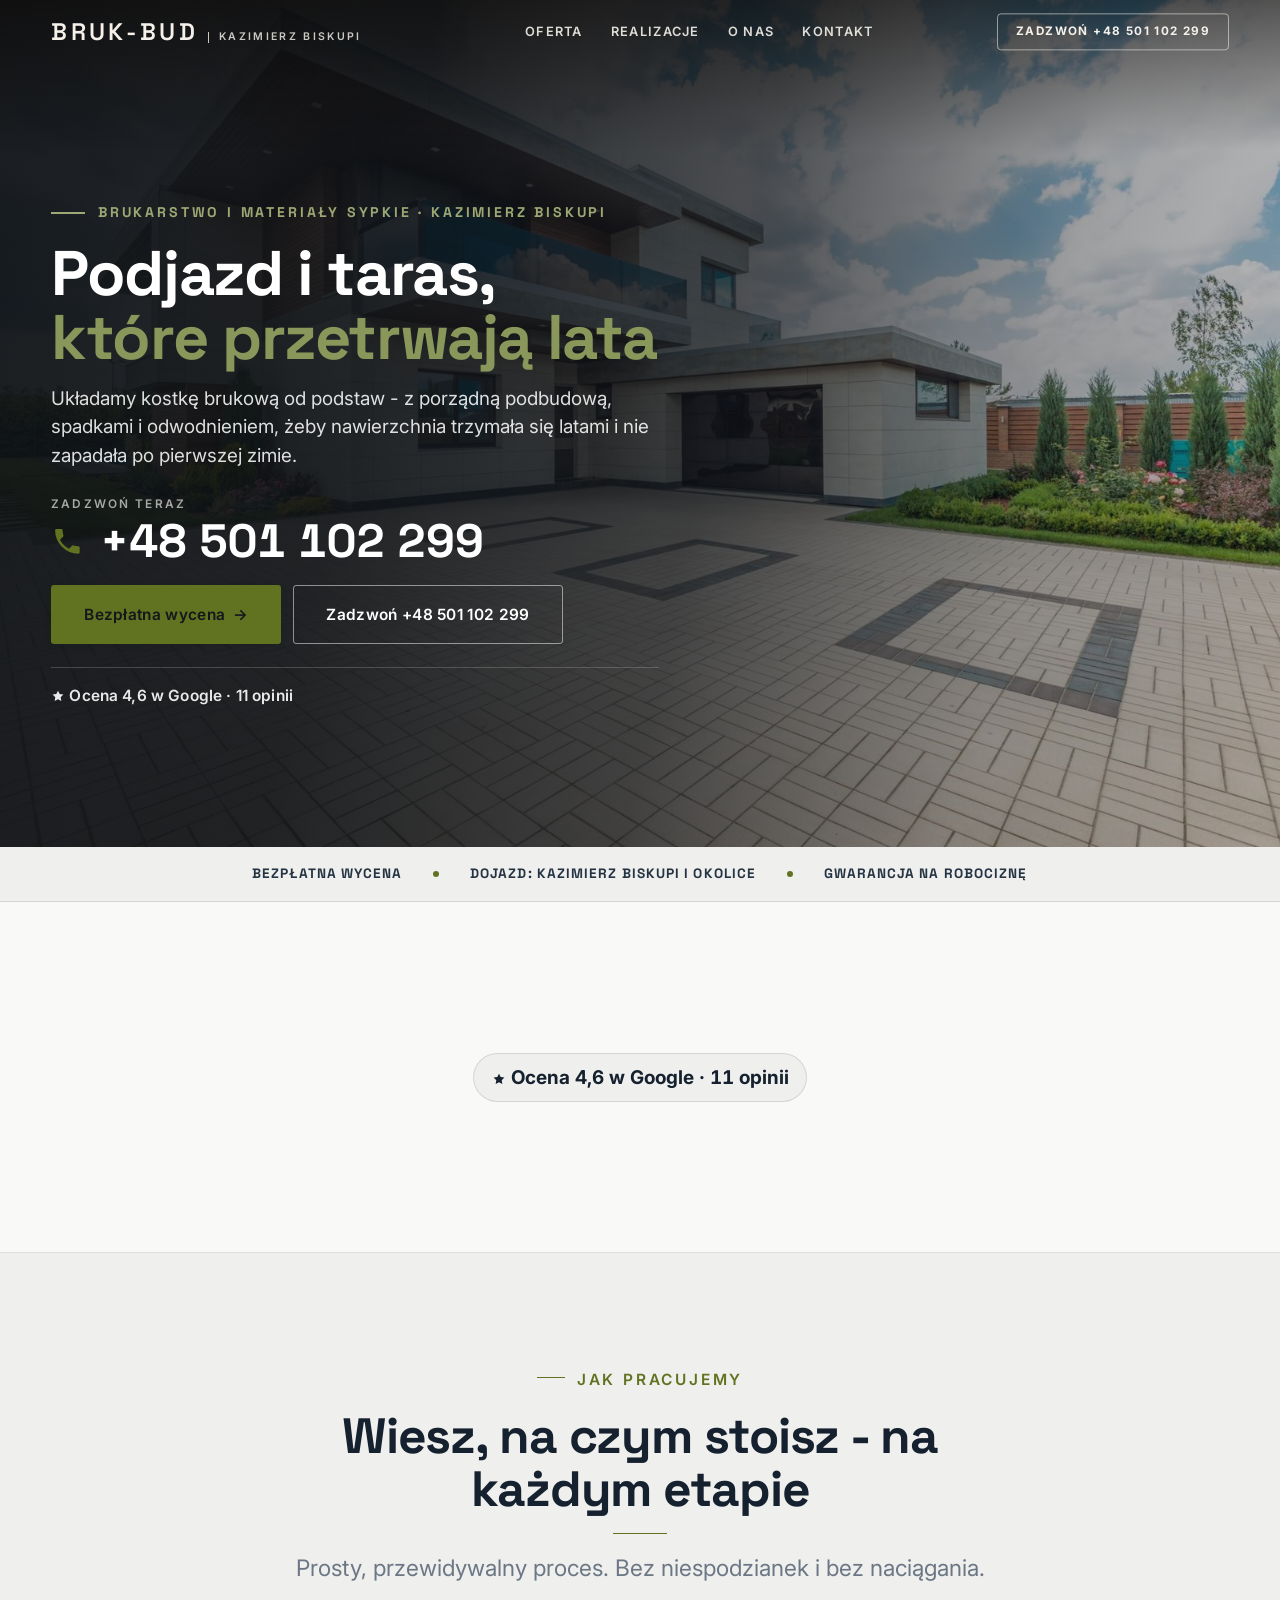
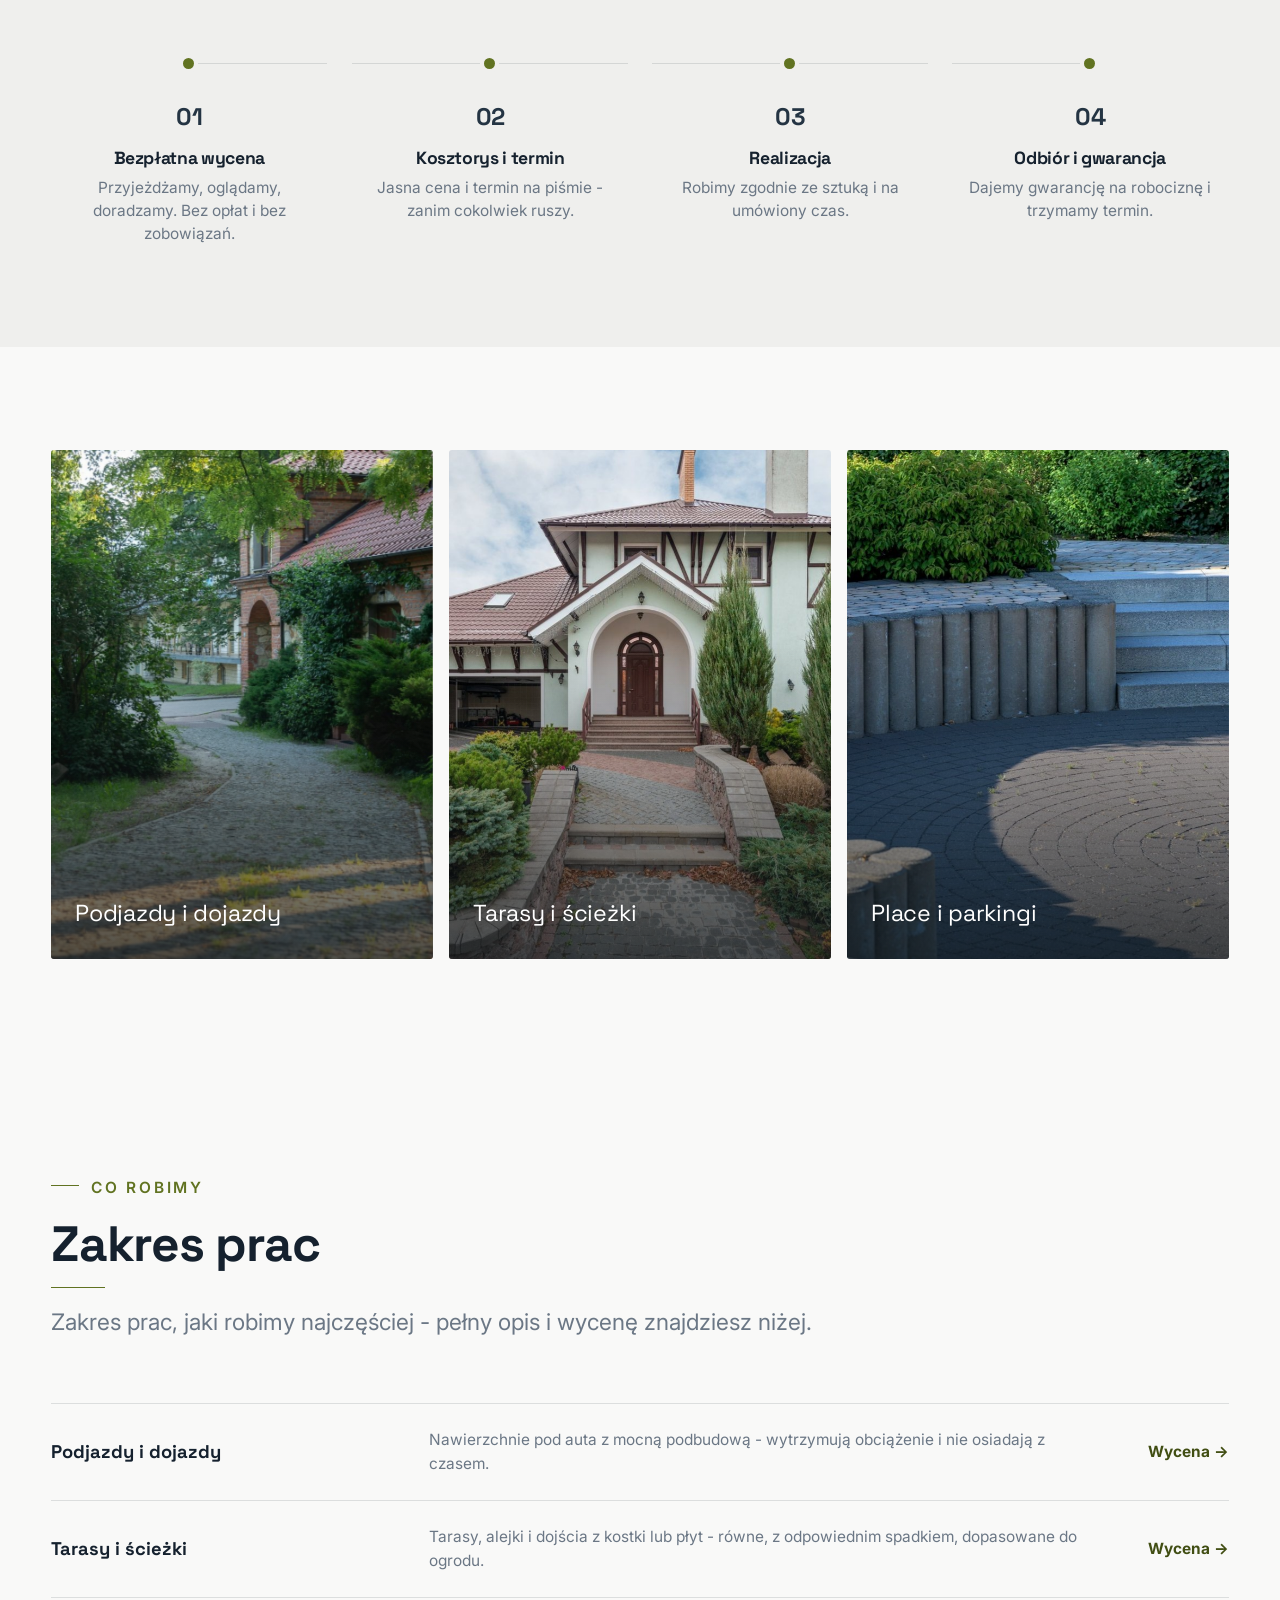
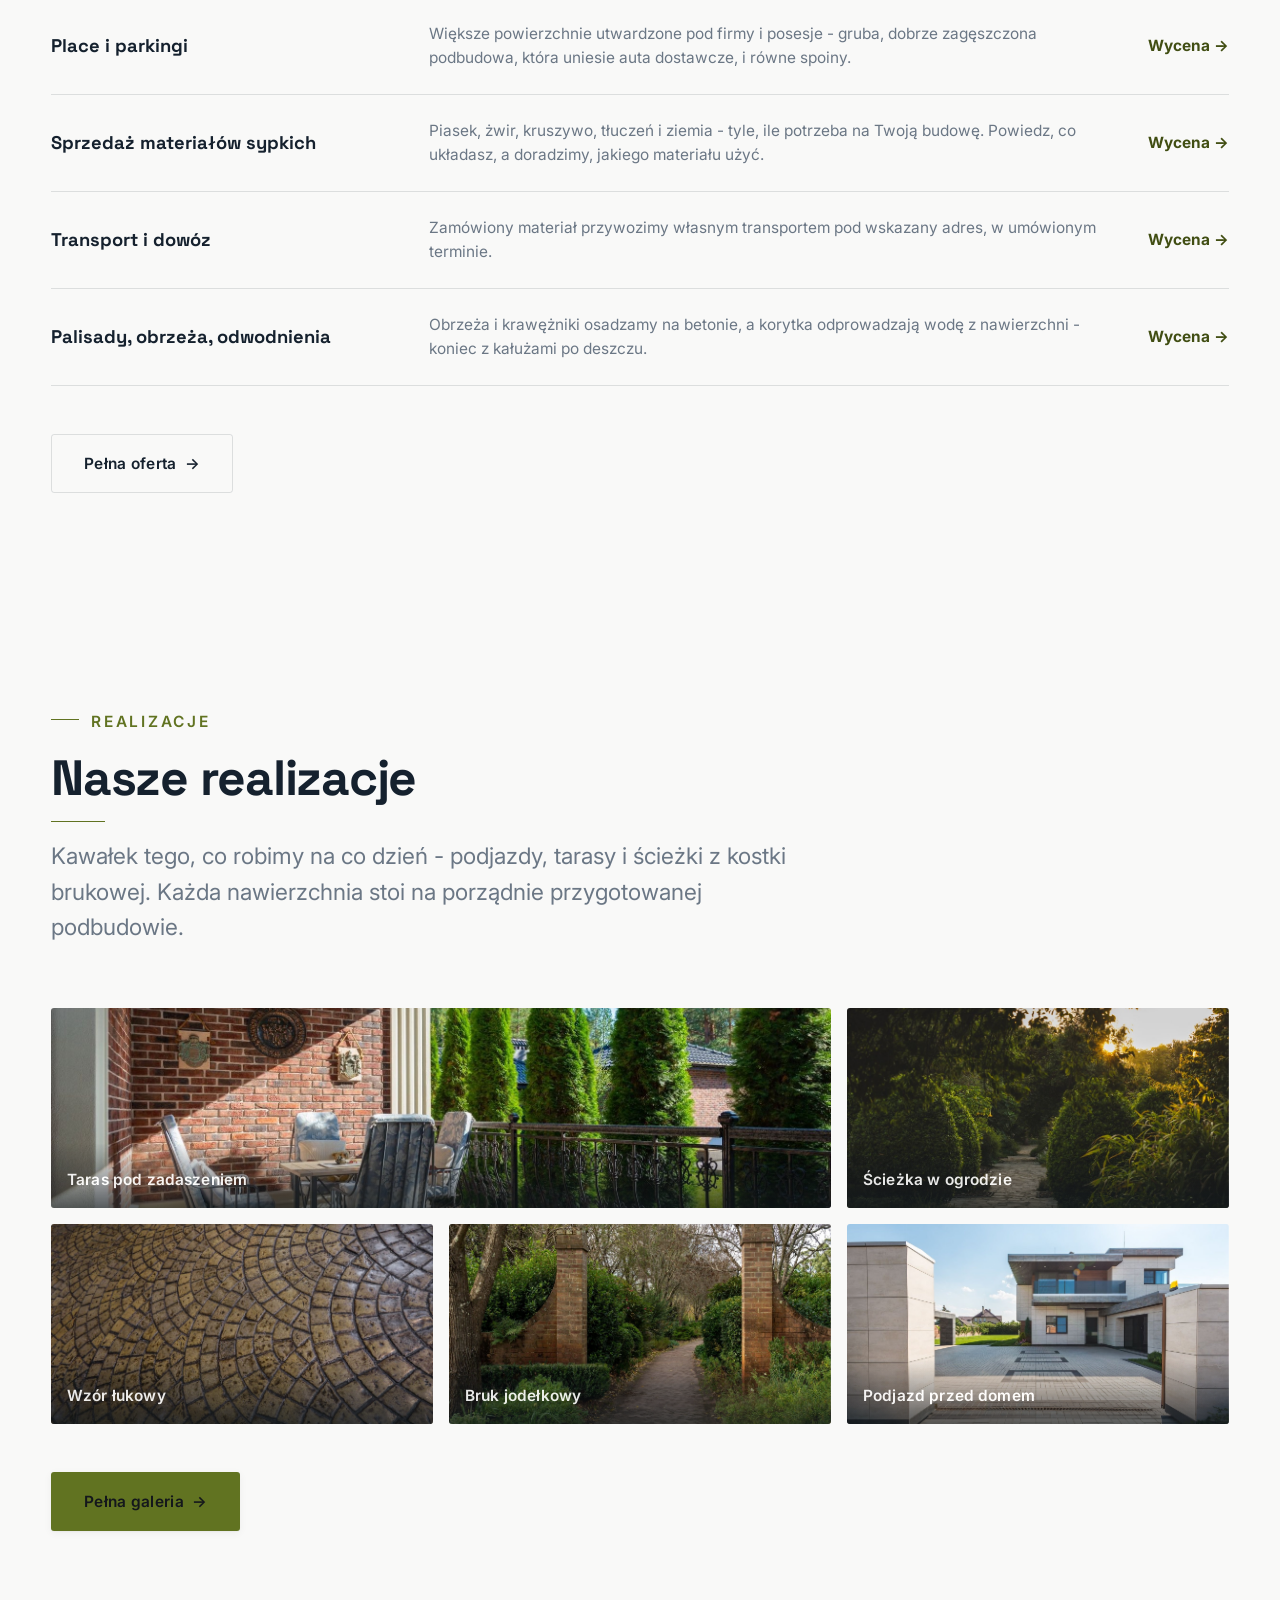
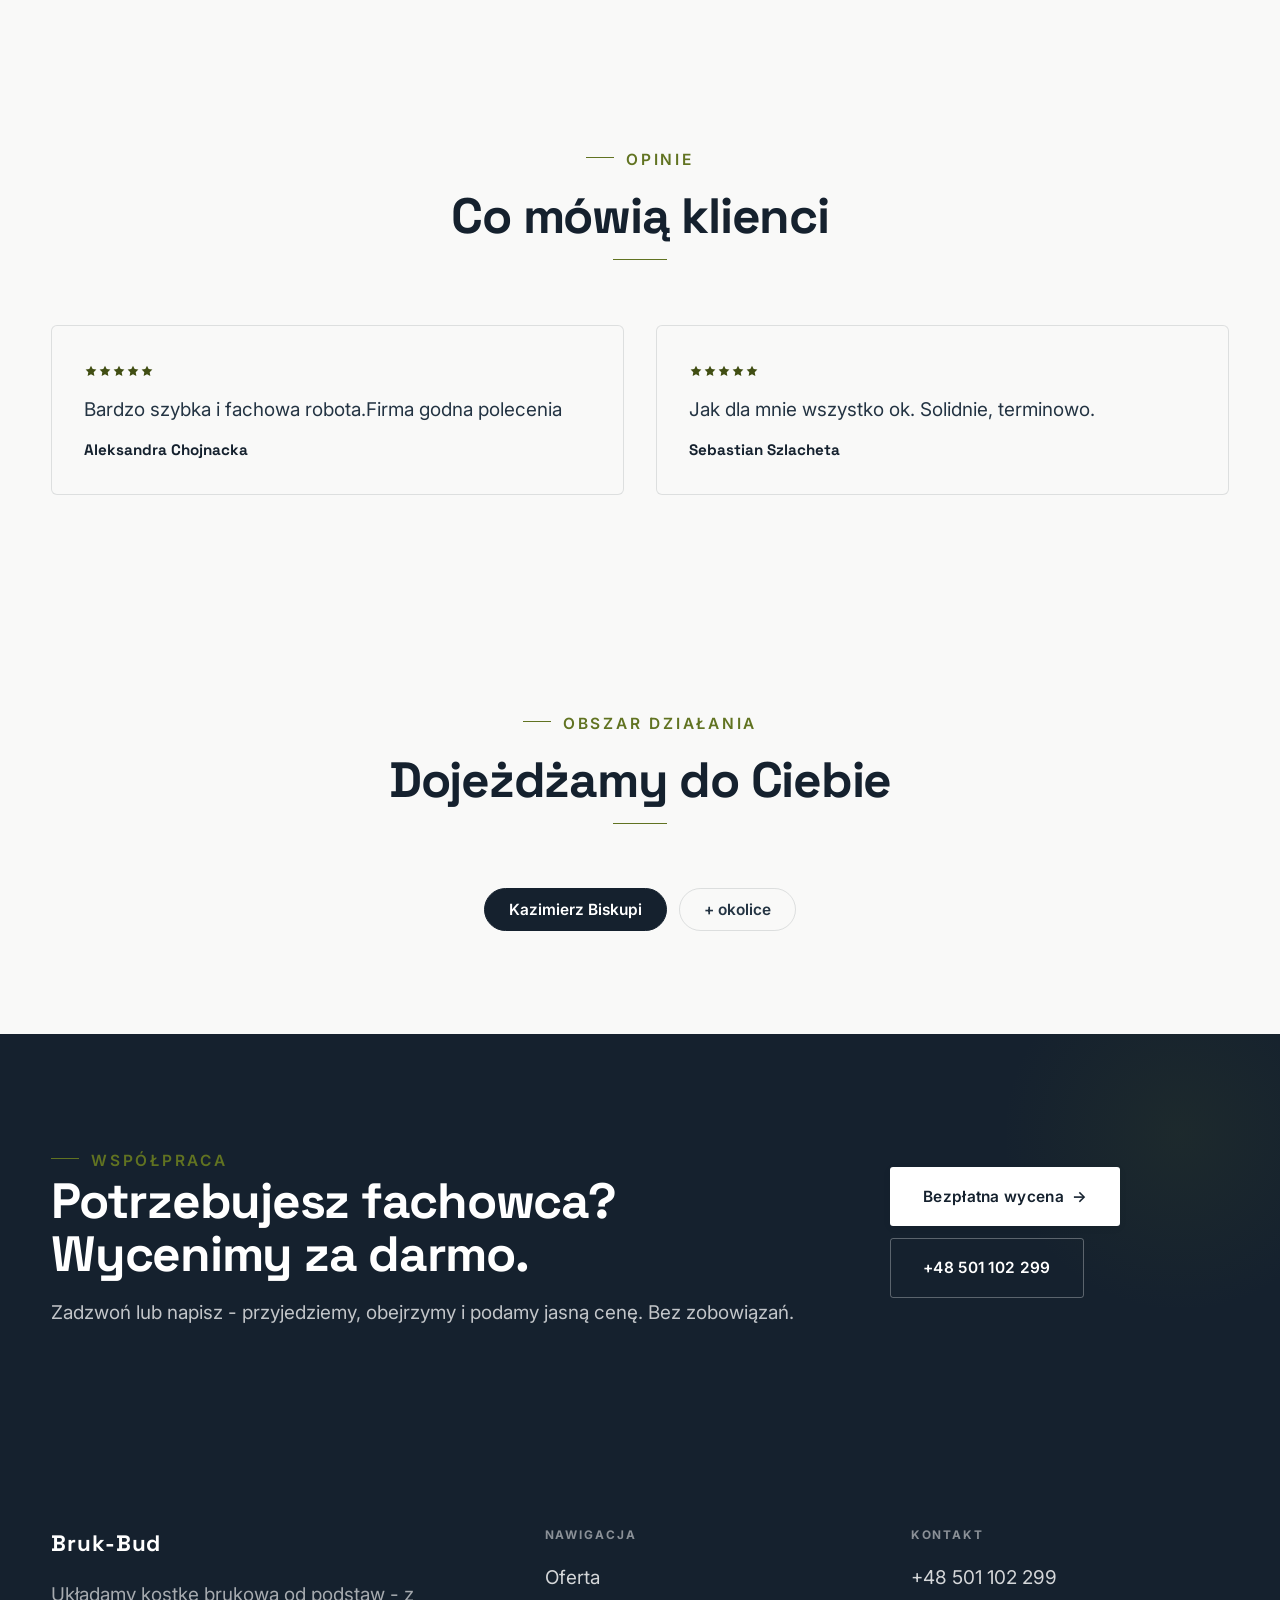
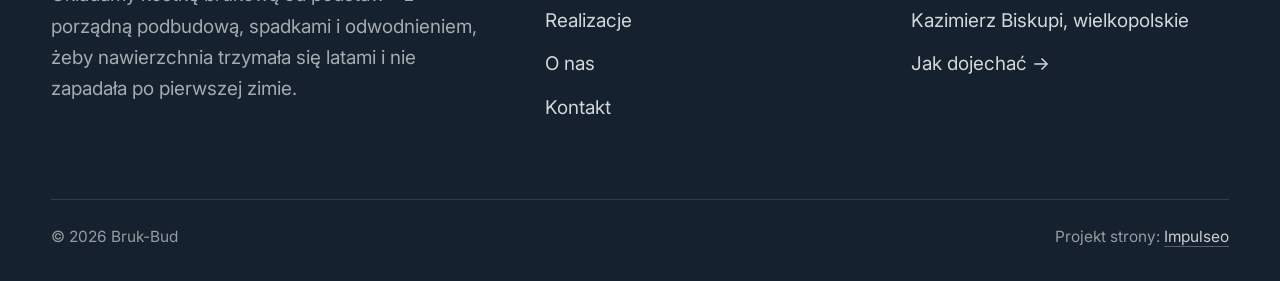
<file: index.html>
<!DOCTYPE html>
<html lang="pl">
<head>
<meta name="robots" content="noindex, nofollow">
<meta charset="UTF-8">
<meta name="viewport" content="width=device-width, initial-scale=1.0">
<title>Bruk-Bud - Brukarstwo i materiały sypkie · Kazimierz Biskupi</title>
<meta name="description" content="Bruk-Bud - układanie kostki brukowej, podjazdy, tarasy i place, a do tego sprzedaż i dowóz materiałów sypkich: piasku, żwiru, kruszywa i ziemi. Kazimierz Biskupi, Konin i okolice.">
<link rel="preconnect" href="https://fonts.googleapis.com">
<link rel="preconnect" href="https://fonts.gstatic.com" crossorigin>
<link href="https://fonts.googleapis.com/css2?family=Space+Grotesk:wght@500;600;700&family=Inter:wght@400;500;600&display=swap" rel="stylesheet">
<link rel="stylesheet" href="assets/styles.css">
</head>
<body>

<header class="nav">
  <div class="wrap nav-inner">
    <a class="brand" href="index.html"><span class="name">Bruk-Bud</span><span class="sub">Kazimierz Biskupi</span></a>
    <nav class="nav-links">
      <a href="oferta.html">Oferta</a>
      <a href="realizacje.html">Realizacje</a>
      <a href="o-nas.html">O nas</a>
      <a href="kontakt.html">Kontakt</a>
      <a href="tel:+48501102299" class="btn btn-accent">Zadzwoń +48 501 102 299</a>
    </nav>
    <button class="nav-toggle" aria-label="Menu"><span></span><span></span><span></span></button>
  </div>
</header>

<section class="hero-fach">
  <img class="hf-photo" src="img/hero.jpg" fetchpriority="high" data-rotate="img/g12.jpg|img/g14.jpg" alt="Bruk-Bud">
  <div class="hf-panel">
    <div class="hf-inner">
      <span class="hf-kicker">Brukarstwo i materiały sypkie · Kazimierz Biskupi</span>
      <h1 class="hf-title">Podjazd i taras, <em>które przetrwają lata</em></h1>
      <p class="hf-lead">Układamy kostkę brukową od podstaw - z porządną podbudową, spadkami i odwodnieniem, żeby nawierzchnia trzymała się latami i nie zapadała po pierwszej zimie.</p>
      <a class="hf-phone" href="tel:+48501102299"><span class="hf-phone-lab">Zadzwoń teraz</span><span class="hf-phone-num"><svg class="ico-tel" width="16" height="16" viewBox="0 0 24 24" fill="none" aria-hidden="true"><path d="M6.6 10.8a15.5 15.5 0 0 0 6.6 6.6l2.2-2.2a1 1 0 0 1 1-.24 11.4 11.4 0 0 0 3.6.58 1 1 0 0 1 1 1V20a1 1 0 0 1-1 1A17 17 0 0 1 3 4a1 1 0 0 1 1-1h3.5a1 1 0 0 1 1 1c0 1.25.2 2.46.58 3.6a1 1 0 0 1-.25 1l-2.23 2.2Z" fill="currentColor"/></svg> +48 501 102 299</span></a>
      <div class="hf-actions">
        <a href="kontakt.html" class="btn btn-accent">Bezpłatna wycena <span class="arr">→</span></a>
        <a href="tel:+48501102299" class="btn btn-ghost hf-ghost">Zadzwoń +48 501 102 299</a>
      </div>
      <div class="hf-trust"><svg class="ico-star" width="14" height="14" viewBox="0 0 24 24" style="vertical-align:-2px" aria-hidden="true"><path d="M12 2.8l2.85 5.8 6.4.93-4.63 4.5 1.1 6.37L12 17.4l-5.72 3 1.1-6.37-4.63-4.5 6.4-.93L12 2.8Z" fill="currentColor"/></svg> Ocena 4,6 w Google · 11 opinii</div>
    </div>
  </div>
</section>
<section class="fach-promise">
  <div class="wrap">
    <ul class="fp-row reveal"><li>Bezpłatna wycena</li><li>Dojazd: Kazimierz Biskupi i okolice</li><li>Gwarancja na robociznę</li></ul>
  </div>
</section>
<section class="trust-bar">
  <div class="wrap">
    <div class="tb-google reveal"><svg class="ico-star" width="14" height="14" viewBox="0 0 24 24" style="vertical-align:-2px" aria-hidden="true"><path d="M12 2.8l2.85 5.8 6.4.93-4.63 4.5 1.1 6.37L12 17.4l-5.72 3 1.1-6.37-4.63-4.5 6.4-.93L12 2.8Z" fill="currentColor"/></svg> Ocena 4,6 w Google · 11 opinii</div>
  </div>
</section>
<section class="proces fachowcy">
  <div class="wrap">
    <div class="head center reveal">
      <span class="eyebrow">Jak pracujemy</span>
      <h2>Wiesz, na czym stoisz - na każdym etapie</h2>
      <p>Prosty, przewidywalny proces. Bez niespodzianek i bez naciągania.</p>
    </div>
    <ol class="proces-line">
      <li class="reveal"><span class="pno">01</span><h3>Bezpłatna wycena</h3><p>Przyjeżdżamy, oglądamy, doradzamy. Bez opłat i bez zobowiązań.</p></li>
      <li class="reveal"><span class="pno">02</span><h3>Kosztorys i termin</h3><p>Jasna cena i termin na piśmie - zanim cokolwiek ruszy.</p></li>
      <li class="reveal"><span class="pno">03</span><h3>Realizacja</h3><p>Robimy zgodnie ze sztuką i na umówiony czas.</p></li>
      <li class="reveal"><span class="pno">04</span><h3>Odbiór i gwarancja</h3><p>Dajemy gwarancję na robociznę i trzymamy termin.</p></li>
    </ol>
  </div>
</section>
<section class="gateways-band">
  <div class="wrap">
    <div class="gateways">
      <a href="oferta.html" class="gateway reveal"><img src="img/g1.jpg" alt="Podjazdy i dojazdy" loading="lazy"><span class="g-ttl">Podjazdy i dojazdy</span></a>
      <a href="oferta.html" class="gateway reveal"><img src="img/g2.jpg" alt="Tarasy i ścieżki" loading="lazy"><span class="g-ttl">Tarasy i ścieżki</span></a>
      <a href="oferta.html" class="gateway reveal"><img src="img/g3.jpg" alt="Place i parkingi" loading="lazy"><span class="g-ttl">Place i parkingi</span></a>
    </div>
  </div>
</section>
<section class="fach-uslugi">
  <div class="wrap">
    <div class="head reveal">
      <span class="eyebrow">Co robimy</span>
      <h2>Zakres prac</h2>
      <p>Zakres prac, jaki robimy najczęściej - pełny opis i wycenę znajdziesz niżej.</p>
    </div>
    <ul class="fu-list">
      <li class="fu-row reveal"><div class="fu-name">Podjazdy i dojazdy</div><div class="fu-desc">Nawierzchnie pod auta z mocną podbudową - wytrzymują obciążenie i nie osiadają z czasem.</div><a class="fu-cta" href="kontakt.html">Wycena <span class="arr">→</span></a></li>
      <li class="fu-row reveal"><div class="fu-name">Tarasy i ścieżki</div><div class="fu-desc">Tarasy, alejki i dojścia z kostki lub płyt - równe, z odpowiednim spadkiem, dopasowane do ogrodu.</div><a class="fu-cta" href="kontakt.html">Wycena <span class="arr">→</span></a></li>
      <li class="fu-row reveal"><div class="fu-name">Place i parkingi</div><div class="fu-desc">Większe powierzchnie utwardzone pod firmy i posesje - gruba, dobrze zagęszczona podbudowa, która uniesie auta dostawcze, i równe spoiny.</div><a class="fu-cta" href="kontakt.html">Wycena <span class="arr">→</span></a></li>
      <li class="fu-row reveal"><div class="fu-name">Sprzedaż materiałów sypkich</div><div class="fu-desc">Piasek, żwir, kruszywo, tłuczeń i ziemia - tyle, ile potrzeba na Twoją budowę. Powiedz, co układasz, a doradzimy, jakiego materiału użyć.</div><a class="fu-cta" href="kontakt.html">Wycena <span class="arr">→</span></a></li>
      <li class="fu-row reveal"><div class="fu-name">Transport i dowóz</div><div class="fu-desc">Zamówiony materiał przywozimy własnym transportem pod wskazany adres, w umówionym terminie.</div><a class="fu-cta" href="kontakt.html">Wycena <span class="arr">→</span></a></li>
      <li class="fu-row reveal"><div class="fu-name">Palisady, obrzeża, odwodnienia</div><div class="fu-desc">Obrzeża i krawężniki osadzamy na betonie, a korytka odprowadzają wodę z nawierzchni - koniec z kałużami po deszczu.</div><a class="fu-cta" href="kontakt.html">Wycena <span class="arr">→</span></a></li>
    </ul>
    <div style="margin-top:var(--space-7)" class="reveal"><a href="oferta.html" class="btn btn-ghost">Pełna oferta <span class="arr">→</span></a></div>
  </div>
</section>
<section>
  <div class="wrap">
    <div class="head reveal">
      <span class="eyebrow">Realizacje</span>
      <h2>Nasze realizacje</h2>
      <p>Kawałek tego, co robimy na co dzień - podjazdy, tarasy i ścieżki z kostki brukowej. Każda nawierzchnia stoi na porządnie przygotowanej podbudowie.</p>
    </div>
    <div class="gallery">
      <div class="tile t-two3 reveal"><img src="img/g4.jpg" alt="Taras pod zadaszeniem" loading="lazy"><div class="cap">Taras pod zadaszeniem</div></div>
      <div class="tile t-third reveal"><img src="img/g5.jpg" alt="Ścieżka w ogrodzie" loading="lazy"><div class="cap">Ścieżka w ogrodzie</div></div>
      <div class="tile t-third reveal"><img src="img/g6.jpg" alt="Wzór łukowy" loading="lazy"><div class="cap">Wzór łukowy</div></div>
      <div class="tile t-third reveal"><img src="img/g7.jpg" alt="Bruk jodełkowy" loading="lazy"><div class="cap">Bruk jodełkowy</div></div>
      <div class="tile t-third reveal"><img src="img/g8.jpg" alt="Podjazd przed domem" loading="lazy"><div class="cap">Podjazd przed domem</div></div>
    </div>
    <div style="margin-top:var(--space-7)" class="reveal"><a href="realizacje.html" class="btn btn-accent">Pełna galeria <span class="arr">→</span></a></div>
  </div>
</section>
<section class="opinie">
  <div class="wrap">
    <div class="head center reveal">
      <span class="eyebrow">Opinie</span>
      <h2>Co mówią klienci</h2>
    </div>
    <div class="opinie-grid">
      <figure class="op-card reveal"><span class="op-star"><svg class="ico-star" width="14" height="14" viewBox="0 0 24 24" style="vertical-align:-2px" aria-hidden="true"><path d="M12 2.8l2.85 5.8 6.4.93-4.63 4.5 1.1 6.37L12 17.4l-5.72 3 1.1-6.37-4.63-4.5 6.4-.93L12 2.8Z" fill="currentColor"/></svg><svg class="ico-star" width="14" height="14" viewBox="0 0 24 24" style="vertical-align:-2px" aria-hidden="true"><path d="M12 2.8l2.85 5.8 6.4.93-4.63 4.5 1.1 6.37L12 17.4l-5.72 3 1.1-6.37-4.63-4.5 6.4-.93L12 2.8Z" fill="currentColor"/></svg><svg class="ico-star" width="14" height="14" viewBox="0 0 24 24" style="vertical-align:-2px" aria-hidden="true"><path d="M12 2.8l2.85 5.8 6.4.93-4.63 4.5 1.1 6.37L12 17.4l-5.72 3 1.1-6.37-4.63-4.5 6.4-.93L12 2.8Z" fill="currentColor"/></svg><svg class="ico-star" width="14" height="14" viewBox="0 0 24 24" style="vertical-align:-2px" aria-hidden="true"><path d="M12 2.8l2.85 5.8 6.4.93-4.63 4.5 1.1 6.37L12 17.4l-5.72 3 1.1-6.37-4.63-4.5 6.4-.93L12 2.8Z" fill="currentColor"/></svg><svg class="ico-star" width="14" height="14" viewBox="0 0 24 24" style="vertical-align:-2px" aria-hidden="true"><path d="M12 2.8l2.85 5.8 6.4.93-4.63 4.5 1.1 6.37L12 17.4l-5.72 3 1.1-6.37-4.63-4.5 6.4-.93L12 2.8Z" fill="currentColor"/></svg></span><blockquote>Bardzo szybka i fachowa robota.Firma godna polecenia</blockquote><span class="op-autor">Aleksandra Chojnacka</span></figure>
      <figure class="op-card reveal"><span class="op-star"><svg class="ico-star" width="14" height="14" viewBox="0 0 24 24" style="vertical-align:-2px" aria-hidden="true"><path d="M12 2.8l2.85 5.8 6.4.93-4.63 4.5 1.1 6.37L12 17.4l-5.72 3 1.1-6.37-4.63-4.5 6.4-.93L12 2.8Z" fill="currentColor"/></svg><svg class="ico-star" width="14" height="14" viewBox="0 0 24 24" style="vertical-align:-2px" aria-hidden="true"><path d="M12 2.8l2.85 5.8 6.4.93-4.63 4.5 1.1 6.37L12 17.4l-5.72 3 1.1-6.37-4.63-4.5 6.4-.93L12 2.8Z" fill="currentColor"/></svg><svg class="ico-star" width="14" height="14" viewBox="0 0 24 24" style="vertical-align:-2px" aria-hidden="true"><path d="M12 2.8l2.85 5.8 6.4.93-4.63 4.5 1.1 6.37L12 17.4l-5.72 3 1.1-6.37-4.63-4.5 6.4-.93L12 2.8Z" fill="currentColor"/></svg><svg class="ico-star" width="14" height="14" viewBox="0 0 24 24" style="vertical-align:-2px" aria-hidden="true"><path d="M12 2.8l2.85 5.8 6.4.93-4.63 4.5 1.1 6.37L12 17.4l-5.72 3 1.1-6.37-4.63-4.5 6.4-.93L12 2.8Z" fill="currentColor"/></svg><svg class="ico-star" width="14" height="14" viewBox="0 0 24 24" style="vertical-align:-2px" aria-hidden="true"><path d="M12 2.8l2.85 5.8 6.4.93-4.63 4.5 1.1 6.37L12 17.4l-5.72 3 1.1-6.37-4.63-4.5 6.4-.93L12 2.8Z" fill="currentColor"/></svg></span><blockquote>Jak dla mnie wszystko ok. Solidnie, terminowo.</blockquote><span class="op-autor">Sebastian Szlacheta</span></figure>
    </div>
  </div>
</section>
<section class="obszar">
  <div class="wrap">
    <div class="head center reveal">
      <span class="eyebrow">Obszar działania</span>
      <h2>Dojeżdżamy do Ciebie</h2>
    </div>
    <ul class="obszar-list reveal"><li class="is-home">Kazimierz Biskupi</li><li>+ okolice</li></ul>
  </div>
</section>
<section class="cta">
  <div class="wrap">
    <div class="reveal">
      <span class="eyebrow">Współpraca</span>
      <h2>Potrzebujesz fachowca? Wycenimy za darmo.</h2>
      <p>Zadzwoń lub napisz - przyjedziemy, obejrzymy i podamy jasną cenę. Bez zobowiązań.</p>
    </div>
    <div class="cta-actions reveal">
      <a href="kontakt.html" class="btn btn-light">Bezpłatna wycena <span class="arr">→</span></a>
      <a href="tel:+48501102299" class="btn btn-ghost" style="color:#fff;border-color:rgba(255,255,255,.3)">+48 501 102 299</a>
    </div>
  </div>
</section>

<footer>
  <div class="wrap">
    <div class="foot-grid">
      <div class="foot-brand">
        <div class="name">Bruk-Bud</div>
        <p>Układamy kostkę brukową od podstaw - z porządną podbudową, spadkami i odwodnieniem, żeby nawierzchnia trzymała się latami i nie zapadała po pierwszej zimie.</p>
      </div>
      <div class="foot-col">
        <h4>Nawigacja</h4>
        <a href="oferta.html">Oferta</a>
        <a href="realizacje.html">Realizacje</a>
        <a href="o-nas.html">O nas</a>
        <a href="kontakt.html">Kontakt</a>
      </div>
      <div class="foot-col">
        <h4>Kontakt</h4>
        <a href="tel:+48501102299">+48 501 102 299</a>
        <p>Kazimierz Biskupi, wielkopolskie</p>
        <a href="https://www.google.com/maps?cid=4151594293863534883" target="_blank" rel="noopener">Jak dojechać →</a>
      </div>
    </div>
    <div class="foot-bot">
      <span>© 2026 Bruk-Bud</span>
      <span>Projekt strony: <a class="foot-credit" href="https://impulseo.pl" target="_blank" rel="noopener">Impulseo</a></span>
    </div>
  </div>
</footer>
<div class="sticky-call"><a class="sc-call" href="tel:+48501102299"><svg class="ico-tel" width="16" height="16" viewBox="0 0 24 24" fill="none" aria-hidden="true"><path d="M6.6 10.8a15.5 15.5 0 0 0 6.6 6.6l2.2-2.2a1 1 0 0 1 1-.24 11.4 11.4 0 0 0 3.6.58 1 1 0 0 1 1 1V20a1 1 0 0 1-1 1A17 17 0 0 1 3 4a1 1 0 0 1 1-1h3.5a1 1 0 0 1 1 1c0 1.25.2 2.46.58 3.6a1 1 0 0 1-.25 1l-2.23 2.2Z" fill="currentColor"/></svg> Zadzwoń</a><a class="sc-quote" href="kontakt.html">Bezpłatna wycena</a></div>

<script src="assets/main.js"></script>
</body>
</html>
</file>
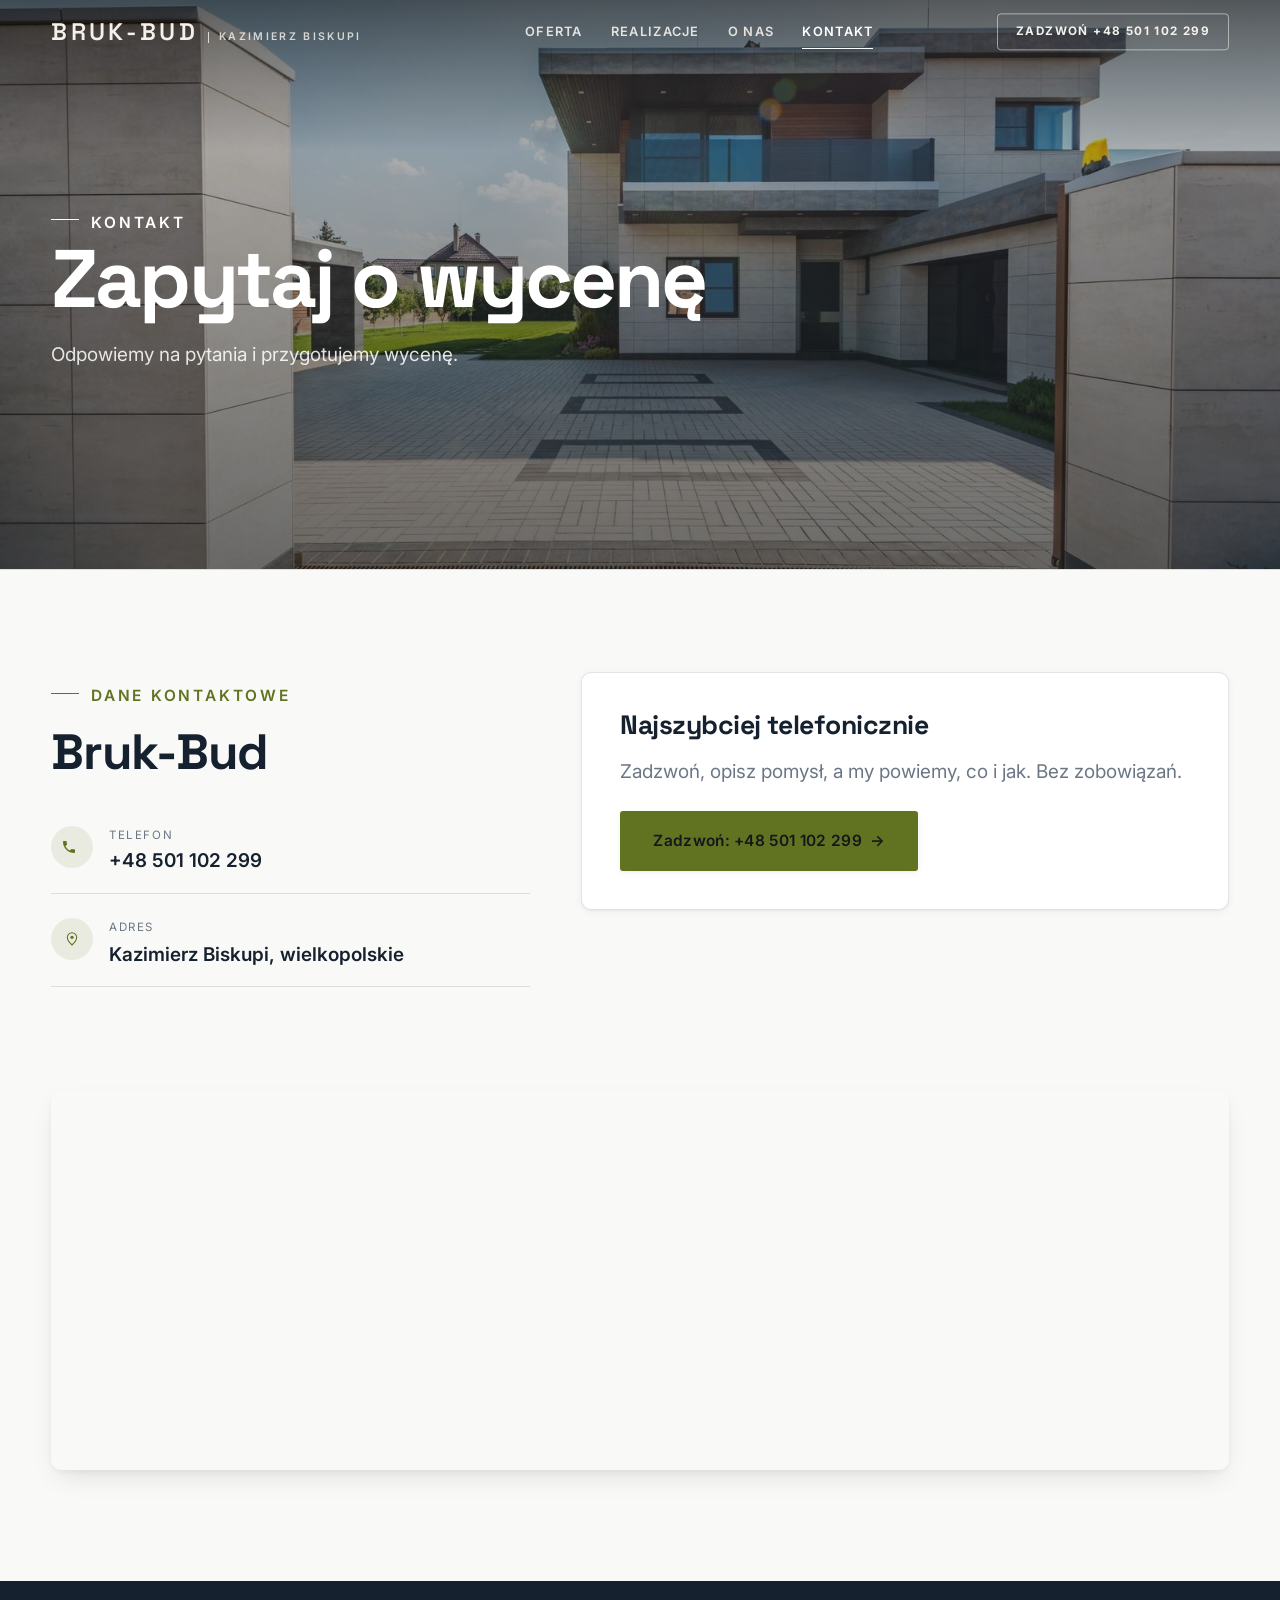
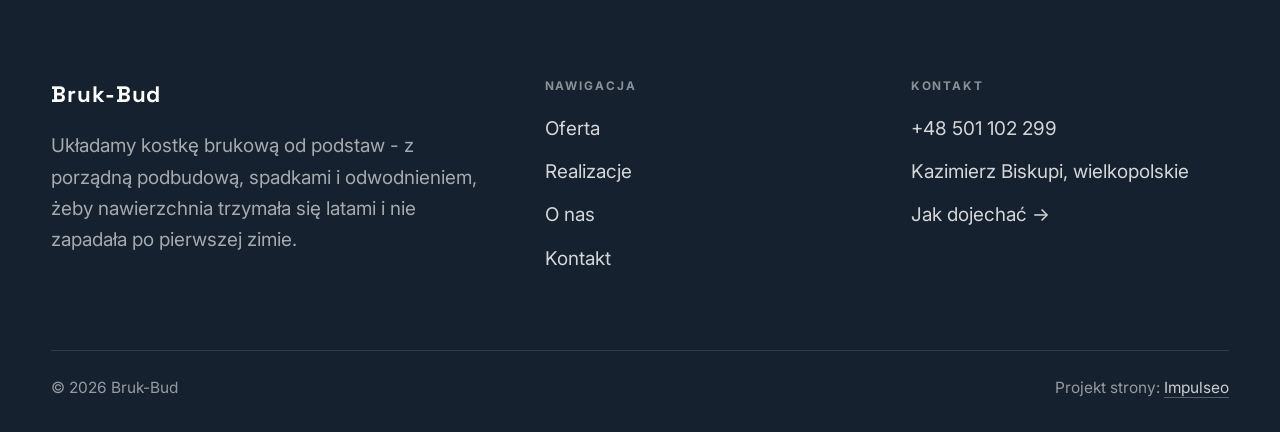
<file: kontakt.html>
<!DOCTYPE html>
<html lang="pl">
<head>
<meta name="robots" content="noindex, nofollow">
<meta charset="UTF-8">
<meta name="viewport" content="width=device-width, initial-scale=1.0">
<title>Kontakt - Bruk-Bud</title>
<meta name="description" content="Kontakt Bruk-Bud - Kazimierz Biskupi, wielkopolskie">
<link rel="preconnect" href="https://fonts.googleapis.com">
<link rel="preconnect" href="https://fonts.gstatic.com" crossorigin>
<link href="https://fonts.googleapis.com/css2?family=Space+Grotesk:wght@500;600;700&family=Inter:wght@400;500;600&display=swap" rel="stylesheet">
<link rel="stylesheet" href="assets/styles.css">
</head>
<body>

<header class="nav">
  <div class="wrap nav-inner">
    <a class="brand" href="index.html"><span class="name">Bruk-Bud</span><span class="sub">Kazimierz Biskupi</span></a>
    <nav class="nav-links">
      <a href="oferta.html">Oferta</a>
      <a href="realizacje.html">Realizacje</a>
      <a href="o-nas.html">O nas</a>
      <a href="kontakt.html" class="active">Kontakt</a>
      <a href="tel:+48501102299" class="btn btn-accent">Zadzwoń +48 501 102 299</a>
    </nav>
    <button class="nav-toggle" aria-label="Menu"><span></span><span></span><span></span></button>
  </div>
</header>

<section class="pagehead">
  <img src="img/g8.jpg" alt="Bruk-Bud - Zapytaj o wycenę">
  <div class="wrap">
    <span class="eyebrow">Kontakt</span>
    <h1>Zapytaj o wycenę</h1>
    <p>Odpowiemy na pytania i przygotujemy wycenę.</p>
  </div>
</section>
<section>
  <div class="wrap contact-grid">
    <div class="reveal">
      <span class="eyebrow">Dane kontaktowe</span>
      <h2 style="margin:var(--space-4) 0 var(--space-6)">Bruk-Bud</h2>
      <div class="info-list">
        <div class="info-row"><div class="ic"><svg class="ico-tel" width="16" height="16" viewBox="0 0 24 24" fill="none" aria-hidden="true"><path d="M6.6 10.8a15.5 15.5 0 0 0 6.6 6.6l2.2-2.2a1 1 0 0 1 1-.24 11.4 11.4 0 0 0 3.6.58 1 1 0 0 1 1 1V20a1 1 0 0 1-1 1A17 17 0 0 1 3 4a1 1 0 0 1 1-1h3.5a1 1 0 0 1 1 1c0 1.25.2 2.46.58 3.6a1 1 0 0 1-.25 1l-2.23 2.2Z" fill="currentColor"/></svg></div><div><div class="lbl">Telefon</div><a class="val" href="tel:+48501102299">+48 501 102 299</a></div></div>
        <div class="info-row"><div class="ic"><svg class="ico-pin" width="16" height="16" viewBox="0 0 24 24" fill="none" aria-hidden="true"><path d="M12 21s7-6.1 7-11.5A7 7 0 0 0 5 9.5C5 14.9 12 21 12 21Z" stroke="currentColor" stroke-width="1.6" fill="none"/><circle cx="12" cy="9.5" r="2.4" fill="currentColor"/></svg></div><div><div class="lbl">Adres</div><div class="val">Kazimierz Biskupi, wielkopolskie</div></div></div>
      </div>
    </div>
    <div class="reveal">
      <div class="form">
        <h3 style="margin-bottom:var(--space-4)">Najszybciej telefonicznie</h3>
        <p class="muted" style="margin-bottom:var(--space-5)">Zadzwoń, opisz pomysł, a my powiemy, co i jak. Bez zobowiązań.</p>
        <a href="tel:+48501102299" class="btn btn-accent" style="justify-content:center">Zadzwoń: +48 501 102 299 <span class="arr">→</span></a>
      </div>
    </div>
  </div>
</section>
<section style="padding-top:0">
  <div class="wrap reveal">
    <iframe class="map" title="Bruk-Bud - Kazimierz Biskupi" src="https://maps.google.com/maps?q=52.249546%2C18.2178022&z=15&output=embed" loading="lazy" referrerpolicy="no-referrer-when-downgrade"></iframe>
  </div>
</section>

<footer>
  <div class="wrap">
    <div class="foot-grid">
      <div class="foot-brand">
        <div class="name">Bruk-Bud</div>
        <p>Układamy kostkę brukową od podstaw - z porządną podbudową, spadkami i odwodnieniem, żeby nawierzchnia trzymała się latami i nie zapadała po pierwszej zimie.</p>
      </div>
      <div class="foot-col">
        <h4>Nawigacja</h4>
        <a href="oferta.html">Oferta</a>
        <a href="realizacje.html">Realizacje</a>
        <a href="o-nas.html">O nas</a>
        <a href="kontakt.html">Kontakt</a>
      </div>
      <div class="foot-col">
        <h4>Kontakt</h4>
        <a href="tel:+48501102299">+48 501 102 299</a>
        <p>Kazimierz Biskupi, wielkopolskie</p>
        <a href="https://www.google.com/maps?cid=4151594293863534883" target="_blank" rel="noopener">Jak dojechać →</a>
      </div>
    </div>
    <div class="foot-bot">
      <span>© 2026 Bruk-Bud</span>
      <span>Projekt strony: <a class="foot-credit" href="https://impulseo.pl" target="_blank" rel="noopener">Impulseo</a></span>
    </div>
  </div>
</footer>
<div class="sticky-call"><a class="sc-call" href="tel:+48501102299"><svg class="ico-tel" width="16" height="16" viewBox="0 0 24 24" fill="none" aria-hidden="true"><path d="M6.6 10.8a15.5 15.5 0 0 0 6.6 6.6l2.2-2.2a1 1 0 0 1 1-.24 11.4 11.4 0 0 0 3.6.58 1 1 0 0 1 1 1V20a1 1 0 0 1-1 1A17 17 0 0 1 3 4a1 1 0 0 1 1-1h3.5a1 1 0 0 1 1 1c0 1.25.2 2.46.58 3.6a1 1 0 0 1-.25 1l-2.23 2.2Z" fill="currentColor"/></svg> Zadzwoń</a><a class="sc-quote" href="kontakt.html">Bezpłatna wycena</a></div>

<script src="assets/main.js"></script>
</body>
</html>
</file>
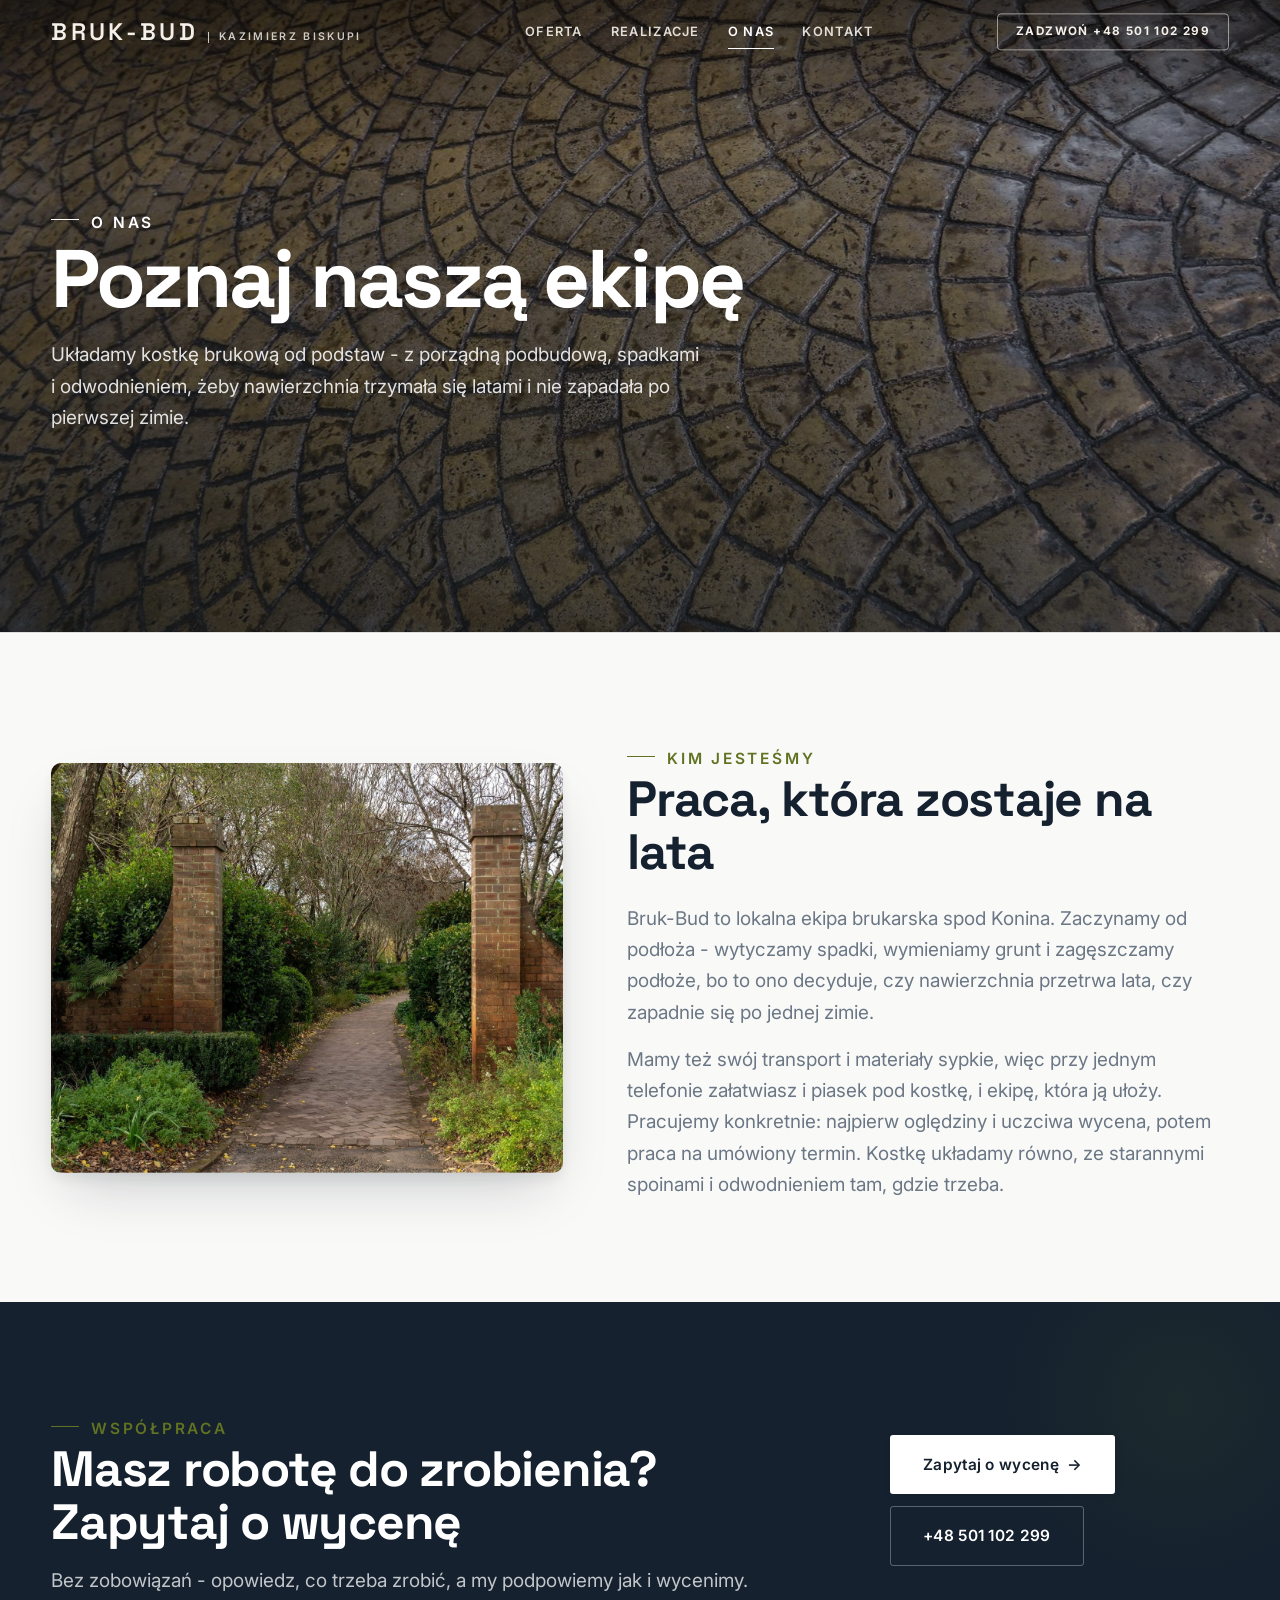
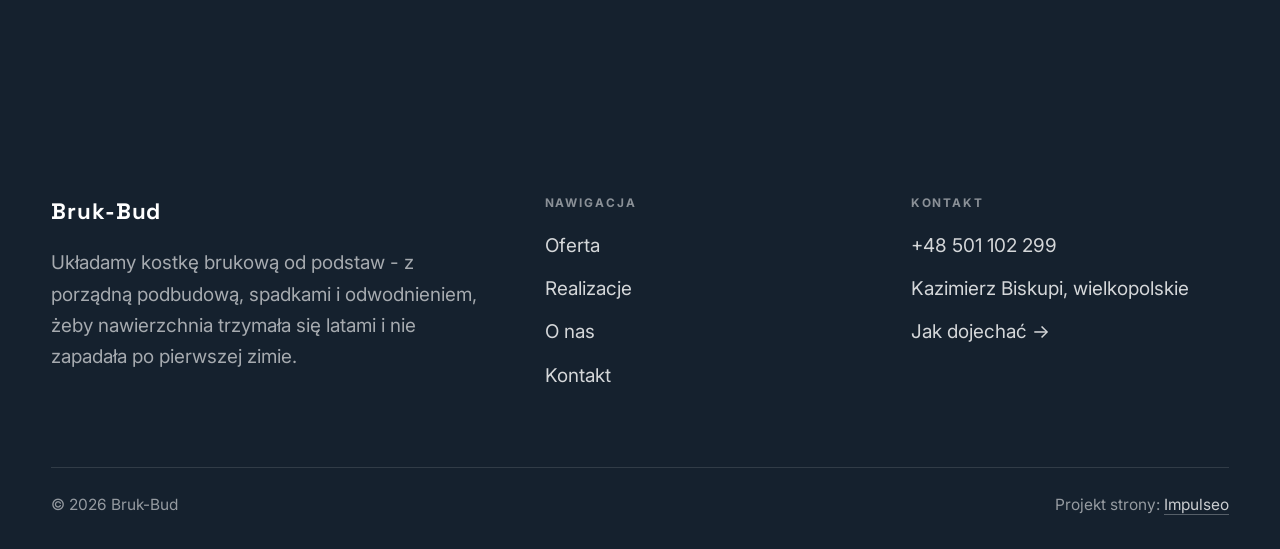
<file: o-nas.html>
<!DOCTYPE html>
<html lang="pl">
<head>
<meta name="robots" content="noindex, nofollow">
<meta charset="UTF-8">
<meta name="viewport" content="width=device-width, initial-scale=1.0">
<title>O nas - Bruk-Bud</title>
<meta name="description" content="Bruk-Bud - układanie kostki brukowej, podjazdy, tarasy i place, a do tego sprzedaż i dowóz materiałów sypkich: piasku, żwiru, kruszywa i ziemi. Kazimierz Biskupi, Konin i okolice.">
<link rel="preconnect" href="https://fonts.googleapis.com">
<link rel="preconnect" href="https://fonts.gstatic.com" crossorigin>
<link href="https://fonts.googleapis.com/css2?family=Space+Grotesk:wght@500;600;700&family=Inter:wght@400;500;600&display=swap" rel="stylesheet">
<link rel="stylesheet" href="assets/styles.css">
</head>
<body>

<header class="nav">
  <div class="wrap nav-inner">
    <a class="brand" href="index.html"><span class="name">Bruk-Bud</span><span class="sub">Kazimierz Biskupi</span></a>
    <nav class="nav-links">
      <a href="oferta.html">Oferta</a>
      <a href="realizacje.html">Realizacje</a>
      <a href="o-nas.html" class="active">O nas</a>
      <a href="kontakt.html">Kontakt</a>
      <a href="tel:+48501102299" class="btn btn-accent">Zadzwoń +48 501 102 299</a>
    </nav>
    <button class="nav-toggle" aria-label="Menu"><span></span><span></span><span></span></button>
  </div>
</header>

<section class="pagehead">
  <img src="img/g6.jpg" alt="Bruk-Bud - Poznaj naszą ekipę">
  <div class="wrap">
    <span class="eyebrow">O nas</span>
    <h1>Poznaj naszą ekipę</h1>
    <p>Układamy kostkę brukową od podstaw - z porządną podbudową, spadkami i odwodnieniem, żeby nawierzchnia trzymała się latami i nie zapadała po pierwszej zimie.</p>
  </div>
</section>
<section>
  <div class="wrap split">
    <div class="split-art reveal"><img src="img/g7.jpg" alt="Bruk-Bud" loading="lazy"></div>
    <div class="split-copy reveal">
      <span class="eyebrow">Kim jesteśmy</span>
      <h2>Praca, która zostaje na lata</h2>
      <p class="muted">Bruk-Bud to lokalna ekipa brukarska spod Konina. Zaczynamy od podłoża - wytyczamy spadki, wymieniamy grunt i zagęszczamy podłoże, bo to ono decyduje, czy nawierzchnia przetrwa lata, czy zapadnie się po jednej zimie.</p>
      <p class="muted">Mamy też swój transport i materiały sypkie, więc przy jednym telefonie załatwiasz i piasek pod kostkę, i ekipę, która ją ułoży. Pracujemy konkretnie: najpierw oględziny i uczciwa wycena, potem praca na umówiony termin. Kostkę układamy równo, ze starannymi spoinami i odwodnieniem tam, gdzie trzeba.</p>
    </div>
  </div>
</section>


<section class="cta">
  <div class="wrap">
    <div class="reveal">
      <span class="eyebrow">Współpraca</span>
      <h2>Masz robotę do zrobienia? Zapytaj o wycenę</h2>
      <p>Bez zobowiązań - opowiedz, co trzeba zrobić, a my podpowiemy jak i wycenimy.</p>
    </div>
    <div class="cta-actions reveal">
      <a href="kontakt.html" class="btn btn-light">Zapytaj o wycenę <span class="arr">→</span></a>
      <a href="tel:+48501102299" class="btn btn-ghost" style="color:#fff;border-color:rgba(255,255,255,.3)">+48 501 102 299</a>
    </div>
  </div>
</section>

<footer>
  <div class="wrap">
    <div class="foot-grid">
      <div class="foot-brand">
        <div class="name">Bruk-Bud</div>
        <p>Układamy kostkę brukową od podstaw - z porządną podbudową, spadkami i odwodnieniem, żeby nawierzchnia trzymała się latami i nie zapadała po pierwszej zimie.</p>
      </div>
      <div class="foot-col">
        <h4>Nawigacja</h4>
        <a href="oferta.html">Oferta</a>
        <a href="realizacje.html">Realizacje</a>
        <a href="o-nas.html">O nas</a>
        <a href="kontakt.html">Kontakt</a>
      </div>
      <div class="foot-col">
        <h4>Kontakt</h4>
        <a href="tel:+48501102299">+48 501 102 299</a>
        <p>Kazimierz Biskupi, wielkopolskie</p>
        <a href="https://www.google.com/maps?cid=4151594293863534883" target="_blank" rel="noopener">Jak dojechać →</a>
      </div>
    </div>
    <div class="foot-bot">
      <span>© 2026 Bruk-Bud</span>
      <span>Projekt strony: <a class="foot-credit" href="https://impulseo.pl" target="_blank" rel="noopener">Impulseo</a></span>
    </div>
  </div>
</footer>
<div class="sticky-call"><a class="sc-call" href="tel:+48501102299"><svg class="ico-tel" width="16" height="16" viewBox="0 0 24 24" fill="none" aria-hidden="true"><path d="M6.6 10.8a15.5 15.5 0 0 0 6.6 6.6l2.2-2.2a1 1 0 0 1 1-.24 11.4 11.4 0 0 0 3.6.58 1 1 0 0 1 1 1V20a1 1 0 0 1-1 1A17 17 0 0 1 3 4a1 1 0 0 1 1-1h3.5a1 1 0 0 1 1 1c0 1.25.2 2.46.58 3.6a1 1 0 0 1-.25 1l-2.23 2.2Z" fill="currentColor"/></svg> Zadzwoń</a><a class="sc-quote" href="kontakt.html">Bezpłatna wycena</a></div>

<script src="assets/main.js"></script>
</body>
</html>
</file>
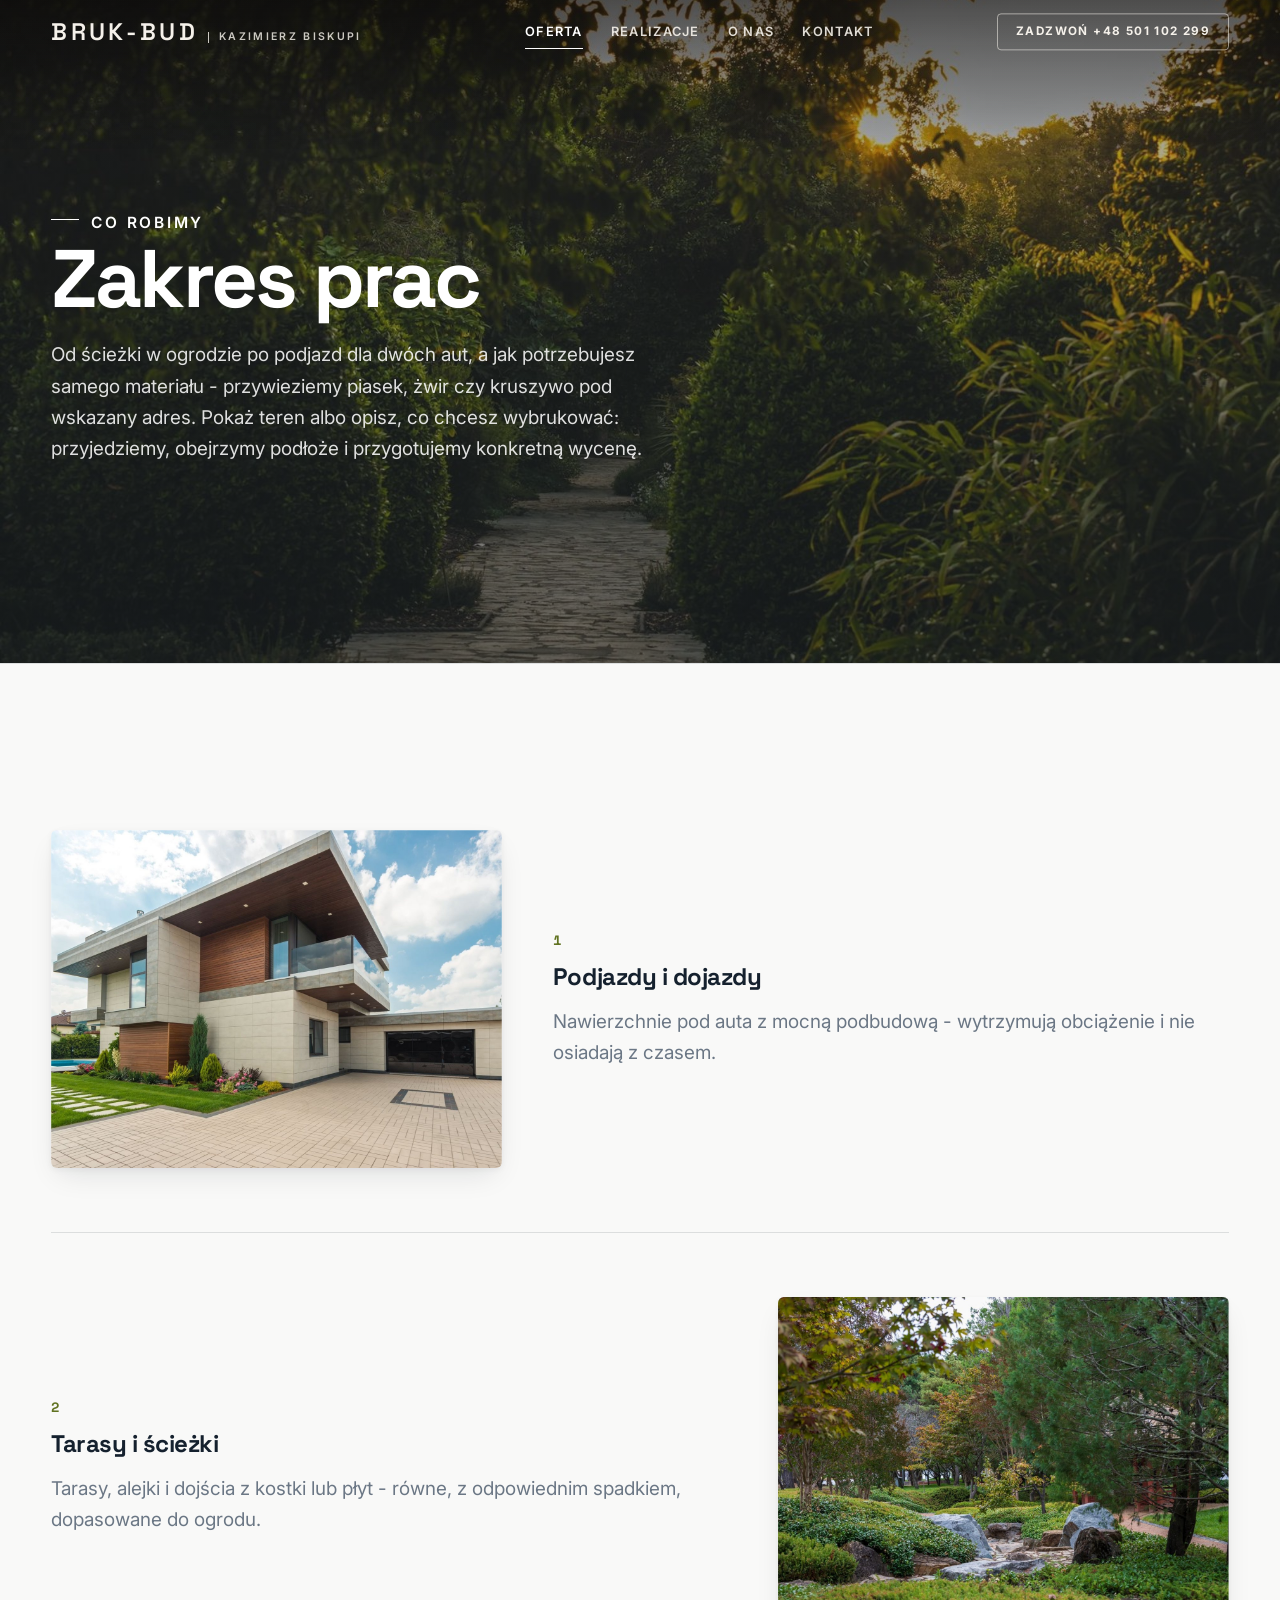
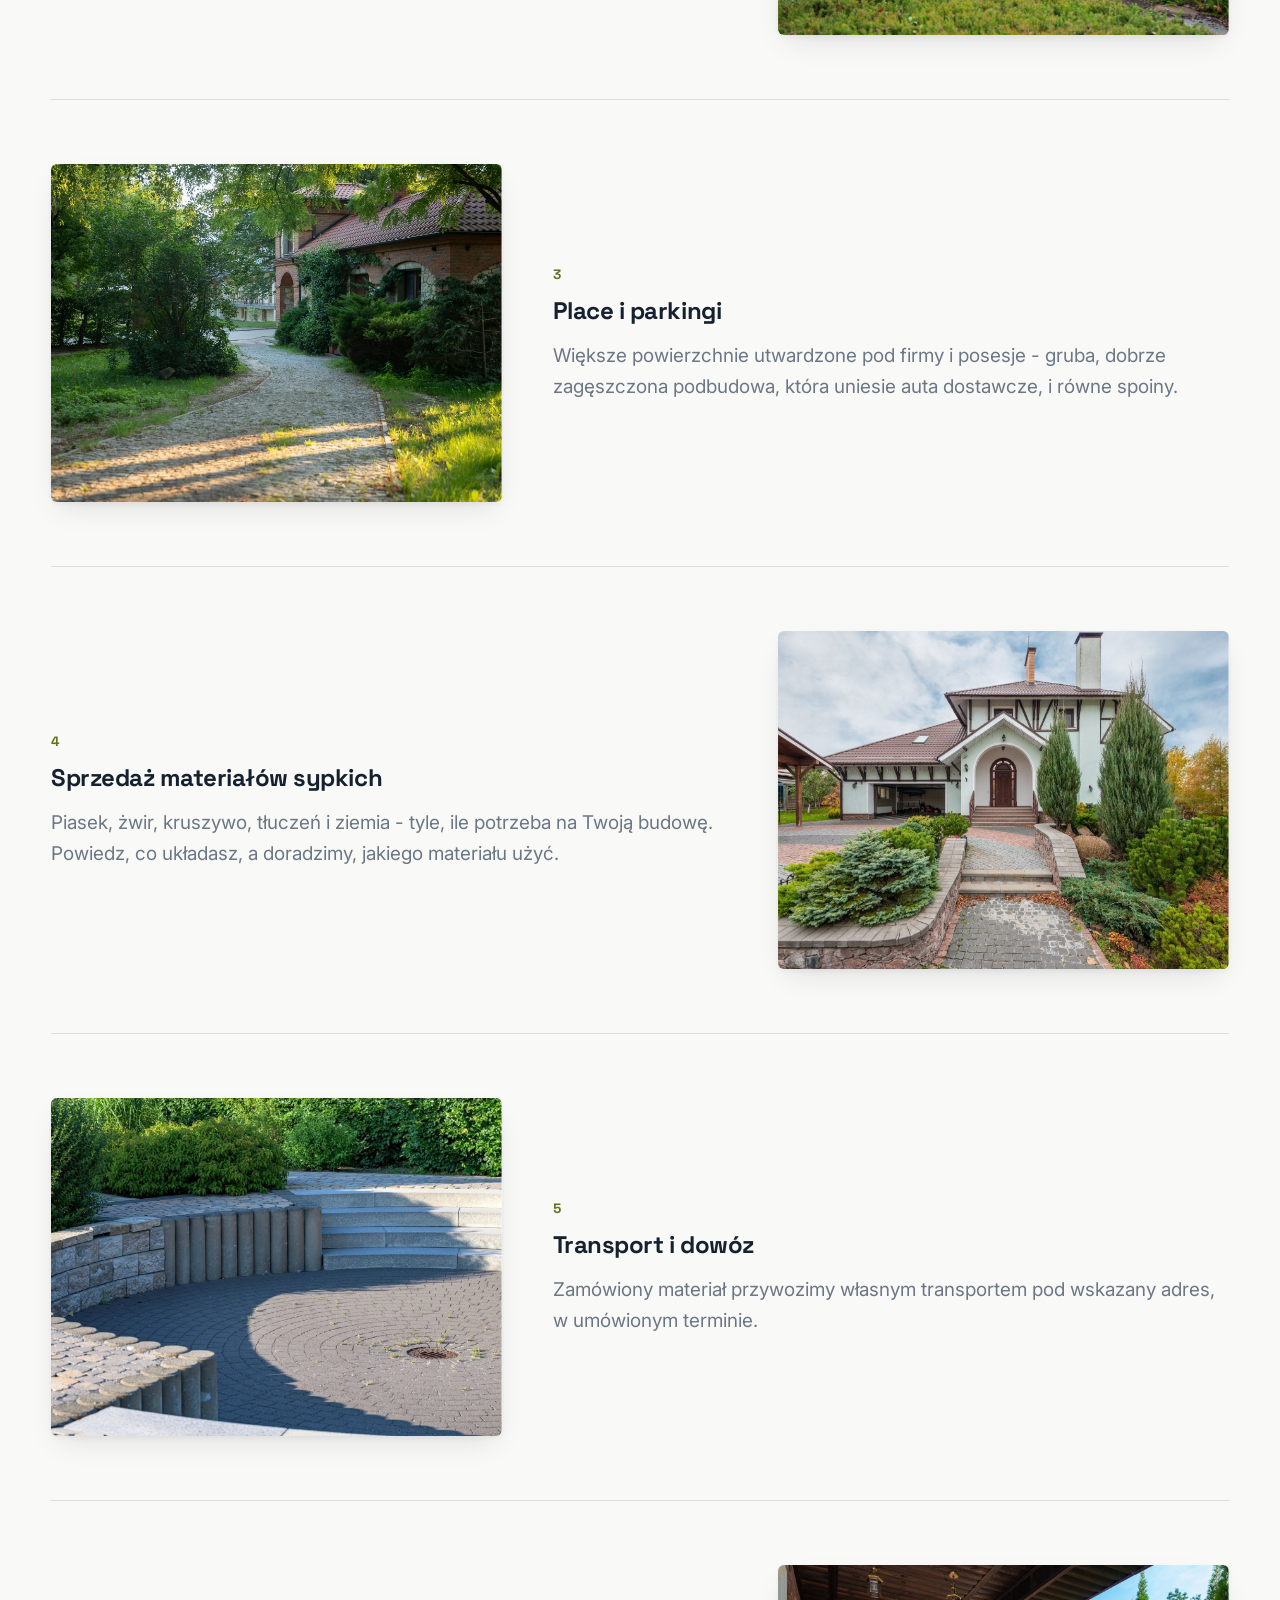
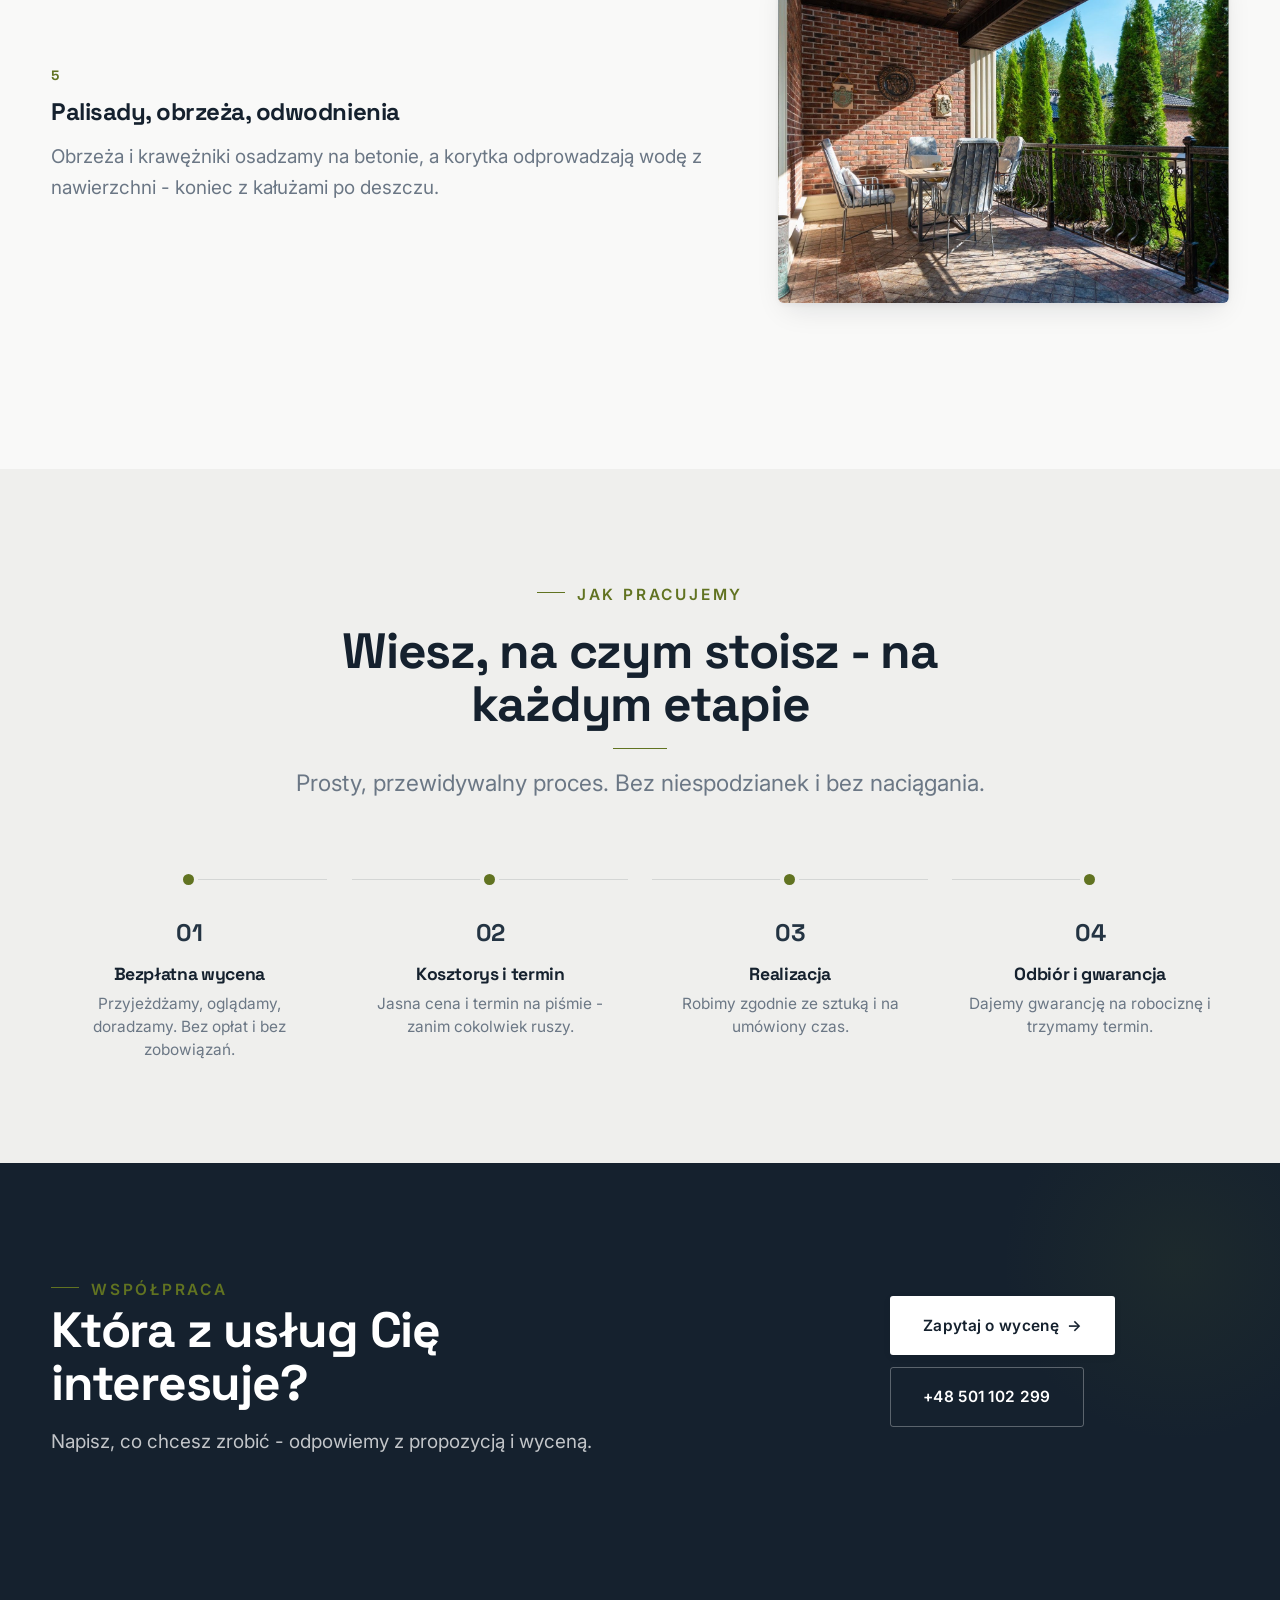
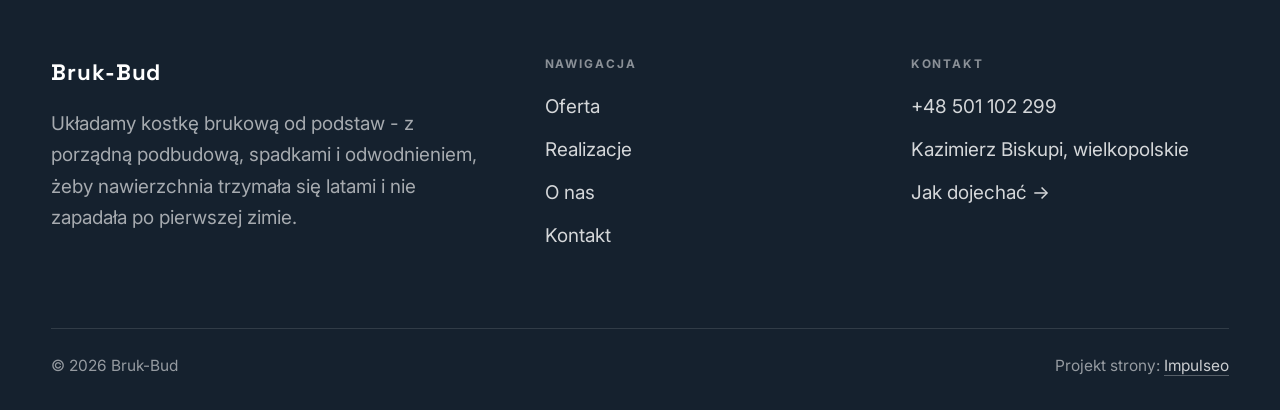
<file: oferta.html>
<!DOCTYPE html>
<html lang="pl">
<head>
<meta name="robots" content="noindex, nofollow">
<meta charset="UTF-8">
<meta name="viewport" content="width=device-width, initial-scale=1.0">
<title>Oferta - Bruk-Bud</title>
<meta name="description" content="Bruk-Bud - układanie kostki brukowej, podjazdy, tarasy i place, a do tego sprzedaż i dowóz materiałów sypkich: piasku, żwiru, kruszywa i ziemi. Kazimierz Biskupi, Konin i okolice.">
<link rel="preconnect" href="https://fonts.googleapis.com">
<link rel="preconnect" href="https://fonts.gstatic.com" crossorigin>
<link href="https://fonts.googleapis.com/css2?family=Space+Grotesk:wght@500;600;700&family=Inter:wght@400;500;600&display=swap" rel="stylesheet">
<link rel="stylesheet" href="assets/styles.css">
</head>
<body>

<header class="nav">
  <div class="wrap nav-inner">
    <a class="brand" href="index.html"><span class="name">Bruk-Bud</span><span class="sub">Kazimierz Biskupi</span></a>
    <nav class="nav-links">
      <a href="oferta.html" class="active">Oferta</a>
      <a href="realizacje.html">Realizacje</a>
      <a href="o-nas.html">O nas</a>
      <a href="kontakt.html">Kontakt</a>
      <a href="tel:+48501102299" class="btn btn-accent">Zadzwoń +48 501 102 299</a>
    </nav>
    <button class="nav-toggle" aria-label="Menu"><span></span><span></span><span></span></button>
  </div>
</header>

<section class="pagehead">
  <img src="img/g5.jpg" alt="Bruk-Bud - Zakres prac">
  <div class="wrap">
    <span class="eyebrow">Co robimy</span>
    <h1>Zakres prac</h1>
    <p>Od ścieżki w ogrodzie po podjazd dla dwóch aut, a jak potrzebujesz samego materiału - przywieziemy piasek, żwir czy kruszywo pod wskazany adres. Pokaż teren albo opisz, co chcesz wybrukować: przyjedziemy, obejrzymy podłoże i przygotujemy konkretną wycenę.</p>
  </div>
</section>
<section>
  <div class="wrap">
    <div class="svc-row reveal">
      <div class="svc-row-art"><img src="img/g11.jpg" alt="Podjazdy i dojazdy" loading="lazy"></div>
      <div>
        <span class="num">01</span>
        <h3>Podjazdy i dojazdy</h3>
        <p class="muted">Nawierzchnie pod auta z mocną podbudową - wytrzymują obciążenie i nie osiadają z czasem.</p>
      </div>
    </div>
    <div class="svc-row rev reveal">
      <div class="svc-row-art"><img src="img/about.jpg" alt="Tarasy i ścieżki" loading="lazy"></div>
      <div>
        <span class="num">02</span>
        <h3>Tarasy i ścieżki</h3>
        <p class="muted">Tarasy, alejki i dojścia z kostki lub płyt - równe, z odpowiednim spadkiem, dopasowane do ogrodu.</p>
      </div>
    </div>
    <div class="svc-row reveal">
      <div class="svc-row-art"><img src="img/g1.jpg" alt="Place i parkingi" loading="lazy"></div>
      <div>
        <span class="num">03</span>
        <h3>Place i parkingi</h3>
        <p class="muted">Większe powierzchnie utwardzone pod firmy i posesje - gruba, dobrze zagęszczona podbudowa, która uniesie auta dostawcze, i równe spoiny.</p>
      </div>
    </div>
    <div class="svc-row rev reveal">
      <div class="svc-row-art"><img src="img/g2.jpg" alt="Sprzedaż materiałów sypkich" loading="lazy"></div>
      <div>
        <span class="num">04</span>
        <h3>Sprzedaż materiałów sypkich</h3>
        <p class="muted">Piasek, żwir, kruszywo, tłuczeń i ziemia - tyle, ile potrzeba na Twoją budowę. Powiedz, co układasz, a doradzimy, jakiego materiału użyć.</p>
      </div>
    </div>
    <div class="svc-row reveal">
      <div class="svc-row-art"><img src="img/g3.jpg" alt="Transport i dowóz" loading="lazy"></div>
      <div>
        <span class="num">05</span>
        <h3>Transport i dowóz</h3>
        <p class="muted">Zamówiony materiał przywozimy własnym transportem pod wskazany adres, w umówionym terminie.</p>
      </div>
    </div>
    <div class="svc-row rev reveal">
      <div class="svc-row-art"><img src="img/g4.jpg" alt="Palisady, obrzeża, odwodnienia" loading="lazy"></div>
      <div>
        <span class="num">06</span>
        <h3>Palisady, obrzeża, odwodnienia</h3>
        <p class="muted">Obrzeża i krawężniki osadzamy na betonie, a korytka odprowadzają wodę z nawierzchni - koniec z kałużami po deszczu.</p>
      </div>
    </div>
  </div>
</section>
<section class="proces">
  <div class="wrap">
    <div class="head center reveal">
      <span class="eyebrow">Jak pracujemy</span>
      <h2>Wiesz, na czym stoisz - na każdym etapie</h2>
      <p>Prosty, przewidywalny proces. Bez niespodzianek i bez naciągania.</p>
    </div>
    <ol class="proces-line">
      <li class="reveal"><span class="pno">01</span><h3>Bezpłatna wycena</h3><p>Przyjeżdżamy, oglądamy, doradzamy. Bez opłat i bez zobowiązań.</p></li>
      <li class="reveal"><span class="pno">02</span><h3>Kosztorys i termin</h3><p>Jasna cena i termin na piśmie - zanim cokolwiek ruszy.</p></li>
      <li class="reveal"><span class="pno">03</span><h3>Realizacja</h3><p>Robimy zgodnie ze sztuką i na umówiony czas.</p></li>
      <li class="reveal"><span class="pno">04</span><h3>Odbiór i gwarancja</h3><p>Dajemy gwarancję na robociznę i trzymamy termin.</p></li>
    </ol>
  </div>
</section>
<section class="cta">
  <div class="wrap">
    <div class="reveal">
      <span class="eyebrow">Współpraca</span>
      <h2>Która z usług Cię interesuje?</h2>
      <p>Napisz, co chcesz zrobić - odpowiemy z propozycją i wyceną.</p>
    </div>
    <div class="cta-actions reveal">
      <a href="kontakt.html" class="btn btn-light">Zapytaj o wycenę <span class="arr">→</span></a>
      <a href="tel:+48501102299" class="btn btn-ghost" style="color:#fff;border-color:rgba(255,255,255,.3)">+48 501 102 299</a>
    </div>
  </div>
</section>

<footer>
  <div class="wrap">
    <div class="foot-grid">
      <div class="foot-brand">
        <div class="name">Bruk-Bud</div>
        <p>Układamy kostkę brukową od podstaw - z porządną podbudową, spadkami i odwodnieniem, żeby nawierzchnia trzymała się latami i nie zapadała po pierwszej zimie.</p>
      </div>
      <div class="foot-col">
        <h4>Nawigacja</h4>
        <a href="oferta.html">Oferta</a>
        <a href="realizacje.html">Realizacje</a>
        <a href="o-nas.html">O nas</a>
        <a href="kontakt.html">Kontakt</a>
      </div>
      <div class="foot-col">
        <h4>Kontakt</h4>
        <a href="tel:+48501102299">+48 501 102 299</a>
        <p>Kazimierz Biskupi, wielkopolskie</p>
        <a href="https://www.google.com/maps?cid=4151594293863534883" target="_blank" rel="noopener">Jak dojechać →</a>
      </div>
    </div>
    <div class="foot-bot">
      <span>© 2026 Bruk-Bud</span>
      <span>Projekt strony: <a class="foot-credit" href="https://impulseo.pl" target="_blank" rel="noopener">Impulseo</a></span>
    </div>
  </div>
</footer>
<div class="sticky-call"><a class="sc-call" href="tel:+48501102299"><svg class="ico-tel" width="16" height="16" viewBox="0 0 24 24" fill="none" aria-hidden="true"><path d="M6.6 10.8a15.5 15.5 0 0 0 6.6 6.6l2.2-2.2a1 1 0 0 1 1-.24 11.4 11.4 0 0 0 3.6.58 1 1 0 0 1 1 1V20a1 1 0 0 1-1 1A17 17 0 0 1 3 4a1 1 0 0 1 1-1h3.5a1 1 0 0 1 1 1c0 1.25.2 2.46.58 3.6a1 1 0 0 1-.25 1l-2.23 2.2Z" fill="currentColor"/></svg> Zadzwoń</a><a class="sc-quote" href="kontakt.html">Bezpłatna wycena</a></div>

<script src="assets/main.js"></script>
</body>
</html>
</file>
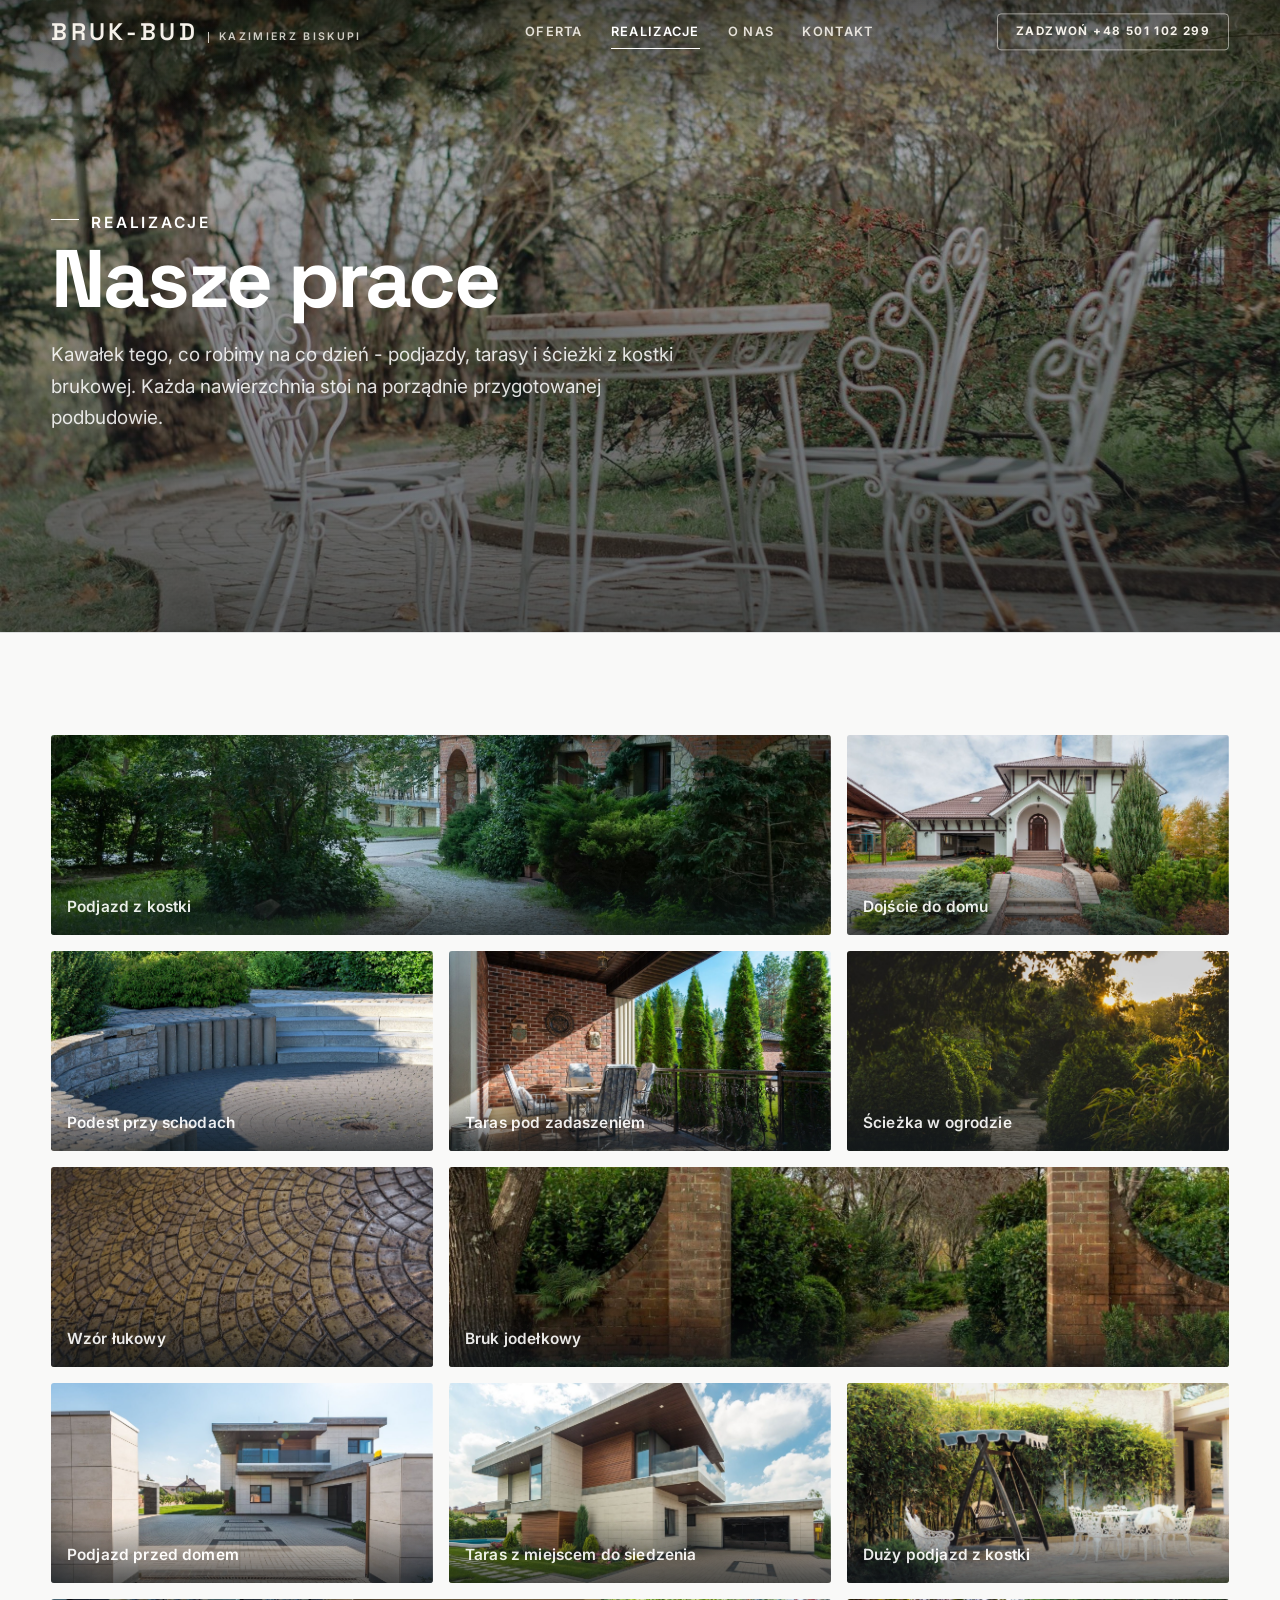
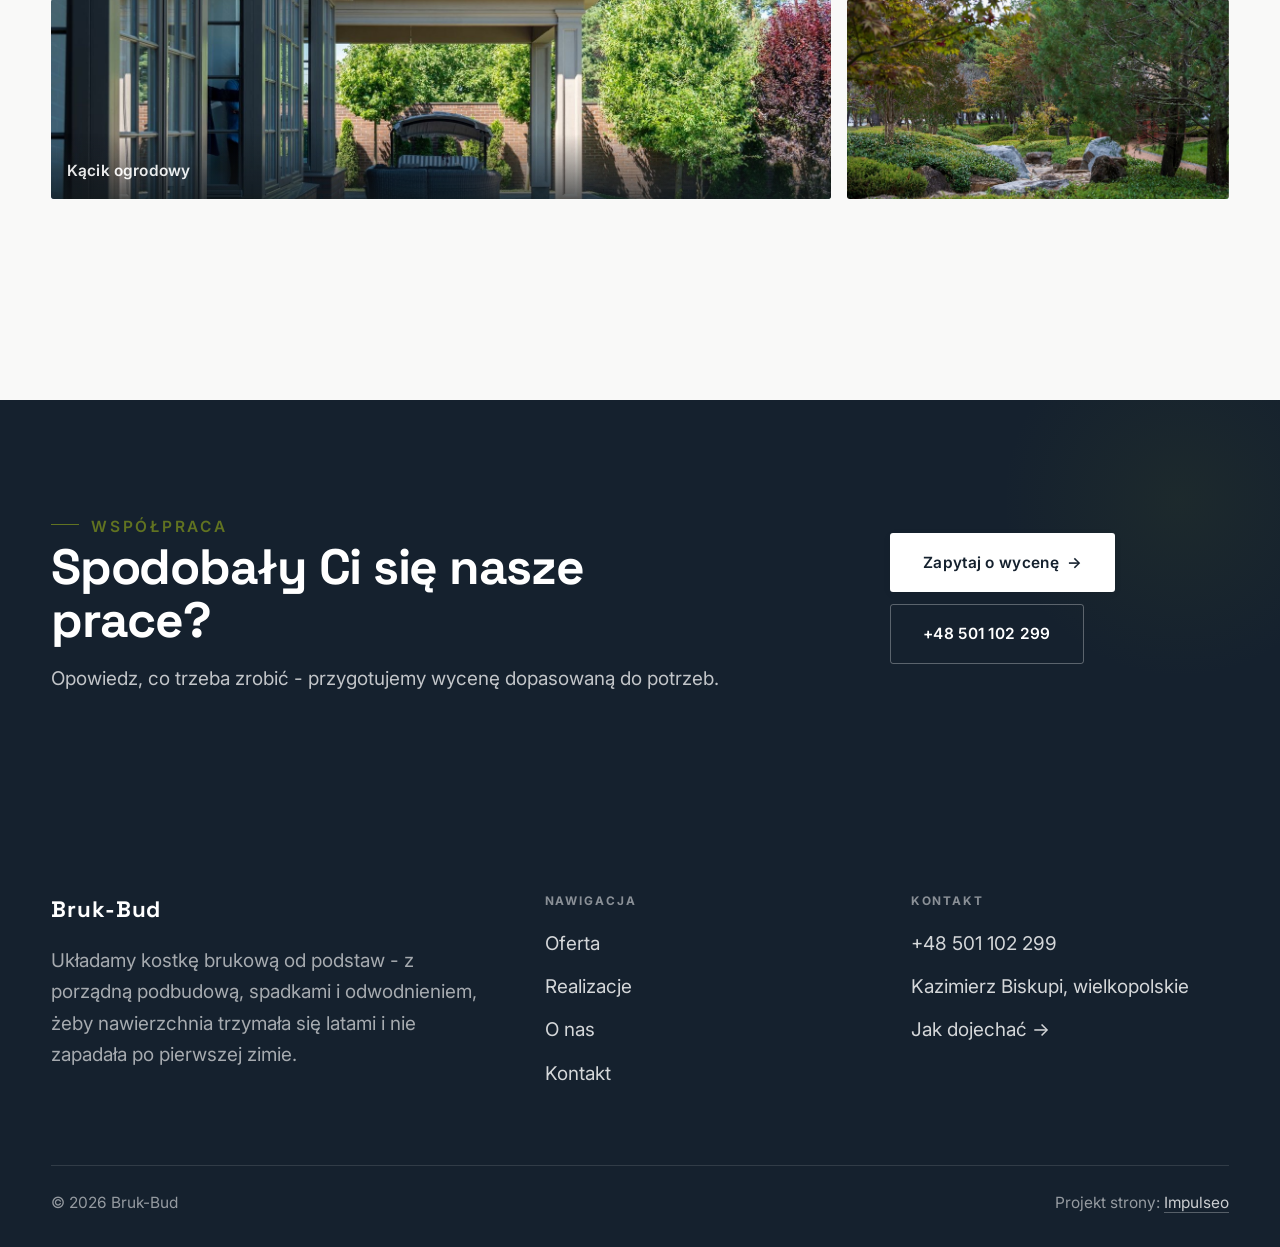
<file: realizacje.html>
<!DOCTYPE html>
<html lang="pl">
<head>
<meta name="robots" content="noindex, nofollow">
<meta charset="UTF-8">
<meta name="viewport" content="width=device-width, initial-scale=1.0">
<title>Realizacje - Bruk-Bud</title>
<meta name="description" content="Realizacje Bruk-Bud: Podjazd z kostki, Dojście do domu, Podest przy schodach, Taras pod zadaszeniem, Ścieżka w ogrodzie">
<link rel="preconnect" href="https://fonts.googleapis.com">
<link rel="preconnect" href="https://fonts.gstatic.com" crossorigin>
<link href="https://fonts.googleapis.com/css2?family=Space+Grotesk:wght@500;600;700&family=Inter:wght@400;500;600&display=swap" rel="stylesheet">
<link rel="stylesheet" href="assets/styles.css">
</head>
<body>

<header class="nav">
  <div class="wrap nav-inner">
    <a class="brand" href="index.html"><span class="name">Bruk-Bud</span><span class="sub">Kazimierz Biskupi</span></a>
    <nav class="nav-links">
      <a href="oferta.html">Oferta</a>
      <a href="realizacje.html" class="active">Realizacje</a>
      <a href="o-nas.html">O nas</a>
      <a href="kontakt.html">Kontakt</a>
      <a href="tel:+48501102299" class="btn btn-accent">Zadzwoń +48 501 102 299</a>
    </nav>
    <button class="nav-toggle" aria-label="Menu"><span></span><span></span><span></span></button>
  </div>
</header>

<section class="pagehead">
  <img src="img/g9.jpg" alt="Bruk-Bud - Nasze prace">
  <div class="wrap">
    <span class="eyebrow">Realizacje</span>
    <h1>Nasze prace</h1>
    <p>Kawałek tego, co robimy na co dzień - podjazdy, tarasy i ścieżki z kostki brukowej. Każda nawierzchnia stoi na porządnie przygotowanej podbudowie.</p>
  </div>
</section>
<section>
  <div class="wrap">
    <div class="gallery">
      <div class="tile t-two3 reveal"><img src="img/g1.jpg" alt="Podjazd z kostki" loading="lazy"><div class="cap">Podjazd z kostki</div></div>
      <div class="tile t-third reveal"><img src="img/g2.jpg" alt="Dojście do domu" loading="lazy"><div class="cap">Dojście do domu</div></div>
      <div class="tile t-third reveal"><img src="img/g3.jpg" alt="Podest przy schodach" loading="lazy"><div class="cap">Podest przy schodach</div></div>
      <div class="tile t-third reveal"><img src="img/g4.jpg" alt="Taras pod zadaszeniem" loading="lazy"><div class="cap">Taras pod zadaszeniem</div></div>
      <div class="tile t-third reveal"><img src="img/g5.jpg" alt="Ścieżka w ogrodzie" loading="lazy"><div class="cap">Ścieżka w ogrodzie</div></div>
      <div class="tile t-third reveal"><img src="img/g6.jpg" alt="Wzór łukowy" loading="lazy"><div class="cap">Wzór łukowy</div></div>
      <div class="tile t-two3 reveal"><img src="img/g7.jpg" alt="Bruk jodełkowy" loading="lazy"><div class="cap">Bruk jodełkowy</div></div>
      <div class="tile t-third reveal"><img src="img/g8.jpg" alt="Podjazd przed domem" loading="lazy"><div class="cap">Podjazd przed domem</div></div>
      <div class="tile t-third reveal"><img src="img/g11.jpg" alt="Taras z miejscem do siedzenia" loading="lazy"><div class="cap">Taras z miejscem do siedzenia</div></div>
      <div class="tile t-third reveal"><img src="img/g12.jpg" alt="Duży podjazd z kostki" loading="lazy"><div class="cap">Duży podjazd z kostki</div></div>
      <div class="tile t-two3 reveal"><img src="img/g14.jpg" alt="Kącik ogrodowy" loading="lazy"><div class="cap">Kącik ogrodowy</div></div>
      <div class="tile t-third reveal"><img src="img/about.jpg" alt="Bruk-Bud" loading="lazy"></div>
    </div>
    <p class="muted reveal" style="margin-top:var(--space-7);font-size:var(--text-sm);max-width:62ch">Zdjęcia poglądowe. Nasze realizacje z okolicy chętnie pokażemy na miejscu przy wycenie.</p>
  </div>
</section>
<section class="cta">
  <div class="wrap">
    <div class="reveal">
      <span class="eyebrow">Współpraca</span>
      <h2>Spodobały Ci się nasze prace?</h2>
      <p>Opowiedz, co trzeba zrobić - przygotujemy wycenę dopasowaną do potrzeb.</p>
    </div>
    <div class="cta-actions reveal">
      <a href="kontakt.html" class="btn btn-light">Zapytaj o wycenę <span class="arr">→</span></a>
      <a href="tel:+48501102299" class="btn btn-ghost" style="color:#fff;border-color:rgba(255,255,255,.3)">+48 501 102 299</a>
    </div>
  </div>
</section>

<footer>
  <div class="wrap">
    <div class="foot-grid">
      <div class="foot-brand">
        <div class="name">Bruk-Bud</div>
        <p>Układamy kostkę brukową od podstaw - z porządną podbudową, spadkami i odwodnieniem, żeby nawierzchnia trzymała się latami i nie zapadała po pierwszej zimie.</p>
      </div>
      <div class="foot-col">
        <h4>Nawigacja</h4>
        <a href="oferta.html">Oferta</a>
        <a href="realizacje.html">Realizacje</a>
        <a href="o-nas.html">O nas</a>
        <a href="kontakt.html">Kontakt</a>
      </div>
      <div class="foot-col">
        <h4>Kontakt</h4>
        <a href="tel:+48501102299">+48 501 102 299</a>
        <p>Kazimierz Biskupi, wielkopolskie</p>
        <a href="https://www.google.com/maps?cid=4151594293863534883" target="_blank" rel="noopener">Jak dojechać →</a>
      </div>
    </div>
    <div class="foot-bot">
      <span>© 2026 Bruk-Bud</span>
      <span>Projekt strony: <a class="foot-credit" href="https://impulseo.pl" target="_blank" rel="noopener">Impulseo</a></span>
    </div>
  </div>
</footer>
<div class="sticky-call"><a class="sc-call" href="tel:+48501102299"><svg class="ico-tel" width="16" height="16" viewBox="0 0 24 24" fill="none" aria-hidden="true"><path d="M6.6 10.8a15.5 15.5 0 0 0 6.6 6.6l2.2-2.2a1 1 0 0 1 1-.24 11.4 11.4 0 0 0 3.6.58 1 1 0 0 1 1 1V20a1 1 0 0 1-1 1A17 17 0 0 1 3 4a1 1 0 0 1 1-1h3.5a1 1 0 0 1 1 1c0 1.25.2 2.46.58 3.6a1 1 0 0 1-.25 1l-2.23 2.2Z" fill="currentColor"/></svg> Zadzwoń</a><a class="sc-quote" href="kontakt.html">Bezpłatna wycena</a></div>

<script src="assets/main.js"></script>
</body>
</html>
</file>
<file: assets/styles.css>
/* ============================================================
   STOLBASZ — premium, architektoniczny B2B fit-out
   Jasna paleta, zero brązu. System wg premium-web-craft.
   Projekt strony: Impulseo (impulseo.pl)
   ============================================================ */

:root{
  /* PALETA — jasna, architektoniczna, chłodna */
  --paper:#F4F6F8;          /* główne tło */
  --paper-2:#E7EBEF;        /* sekcje alternatywne (chłodny jasny szary) */
  --paper-3:#E7EBEF;        /* delikatne wypełnienia */
  --ink:#15212E;            /* tekst główny — chłodny grafit */
  --ink-soft:#243443;       /* nagłówki drugorzędne */
  --muted:#6B7785;          /* tekst poboczny */
  --line:rgba(21,33,46,.12);/* hairline */
  --accent:#E8A317;         /* stonowany petrol-slate — jedyny akcent */
  --accent-d:#C9870C;
  --accent-soft:rgba(232,163,23,.10);
  --dark:#15212E;           /* sekcje ciemne (stopka/CTA) */

  /* ODSTĘPY — skala 4/8 */
  --space-1:4px; --space-2:8px; --space-3:12px; --space-4:16px; --space-5:24px;
  --space-6:32px; --space-7:48px; --space-8:64px; --space-9:96px; --space-10:128px;

  /* TYPOGRAFIA — fluid clamp() (skala podbita 16.07.2026: większe, czytelniejsze litery — uwaga Adama) */
  --text-sm:clamp(.9rem,.87rem + .12vw,1rem);
  --text-base:clamp(1.08rem,1.04rem + .18vw,1.2rem);
  --text-lg:clamp(1.24rem,1.15rem + .34vw,1.44rem);
  --text-h3:clamp(1.34rem,1.22rem + .55vw,1.66rem);
  --text-h2:clamp(2.1rem,1.66rem + 2.1vw,3.1rem);
  --text-h1:clamp(2.9rem,2.1rem + 4vw,5.1rem);

  /* PROMIENIE — architektoniczne, raczej ostre */
  --r-sm:3px; --r-md:6px; --r-lg:10px;

  /* RUCH */
  --ease:cubic-bezier(.25,.46,.45,.94); --dur:.24s;

  /* CIENIE — miękkie, warstwowe */
  --sh-sm:0 1px 2px rgba(16,24,32,.04), 0 2px 8px rgba(16,24,32,.05);
  --sh-md:0 2px 6px rgba(16,24,32,.05), 0 12px 28px -8px rgba(16,24,32,.12);
  --sh-lg:0 6px 14px rgba(16,24,32,.07), 0 26px 56px -18px rgba(16,24,32,.22);

  --hairline:1px solid var(--line);

  --font-display:'Space Grotesk','Inter',sans-serif;
  --font-body:'Inter',sans-serif;
}

*{box-sizing:border-box;margin:0;padding:0}
html{scroll-behavior:smooth}
body{
  font-family:var(--font-body);
  font-size:var(--text-base);
  line-height:1.65;
  color:var(--ink);
  background:var(--paper);
  -webkit-font-smoothing:antialiased;
  text-rendering:optimizeLegibility;
}
img{max-width:100%;display:block}
a{color:inherit;text-decoration:none}

.wrap{width:min(92%,1180px);margin-inline:auto}
section{padding-block:clamp(52px,6.5vw,96px)}

h1,h2,h3{font-family:var(--font-display);font-weight:700;line-height:1.08;letter-spacing:-.02em;color:var(--ink)}
h1{font-size:var(--text-h1);letter-spacing:-.035em}
h2{font-size:var(--text-h2);letter-spacing:-.025em}
h3{font-size:var(--text-h3)}
p{max-width:65ch}

.eyebrow{
  font-family:var(--font-body);
  font-size:var(--text-sm);
  font-weight:600;
  letter-spacing:.18em;
  text-transform:uppercase;
  color:var(--accent);
  display:inline-flex;align-items:center;gap:var(--space-3);
}
/* flex:none + margin-top = kreska trzyma się PIERWSZEJ linii. Wcześniej align-items:center
   centrowało ją względem całego bloku i przy zawinięciu (długi kicker typu
   „…WNĘTRZ · LESZNO · OD 2019") druga linia lądowała z brzydkim wcięciem. */
.eyebrow{align-items:flex-start}
.eyebrow>*,.eyebrow{text-wrap:balance}   /* dlugi kicker lamal sie na sierote typu samo „2019" w drugiej linii */
.eyebrow::before{content:"";width:28px;height:1px;background:var(--accent);display:inline-block;flex:none;margin-top:.62em}

.muted{color:var(--muted)}
.lead{font-size:var(--text-lg);line-height:1.55;color:var(--ink-soft);max-width:50ch}

/* ---------- BUTTONS ---------- */
.btn{
  display:inline-flex;align-items:center;gap:var(--space-2);
  font-weight:600;font-size:var(--text-sm);letter-spacing:.02em;
  padding:var(--space-4) var(--space-6);
  border-radius:var(--r-sm);
  transition:transform var(--dur) var(--ease),box-shadow var(--dur) var(--ease),background var(--dur) var(--ease);
  cursor:pointer;border:1px solid transparent;
}
.btn-accent{background:var(--accent);color:#fff;box-shadow:var(--sh-sm)}
.btn-accent:hover{background:var(--accent-d);transform:translateY(-2px);box-shadow:var(--sh-md)}
.btn-accent:active{transform:translateY(0);box-shadow:var(--sh-sm)}
.btn-ghost{background:transparent;color:var(--ink);border-color:var(--line)}
.btn-ghost:hover{border-color:var(--accent);color:var(--accent);transform:translateY(-2px)}
.btn-light{background:#fff;color:var(--ink);box-shadow:var(--sh-sm)}
.btn-light:hover{transform:translateY(-2px);box-shadow:var(--sh-md)}
.btn .arr{transition:transform var(--dur) var(--ease)}
.btn:hover .arr{transform:translateX(4px)}

/* ---------- NAV ---------- */
.nav{
  position:sticky;top:0;z-index:50;
  background:color-mix(in srgb,var(--paper) 88%,transparent);
  backdrop-filter:saturate(140%) blur(10px);
  border-bottom:var(--hairline);
}
.nav-inner{display:flex;align-items:center;justify-content:space-between;height:72px}
.brand{display:flex;flex-direction:column;line-height:1}
.brand .name{font-family:var(--font-display);font-weight:800;font-size:1.35rem;letter-spacing:.04em}
.brand .sub{font-size:.62rem;letter-spacing:.34em;text-transform:uppercase;color:var(--muted);margin-top:5px}
.nav-links{display:flex;align-items:center;gap:var(--space-6)}
.nav-links a{font-size:var(--text-sm);font-weight:500;color:var(--ink-soft);position:relative;padding-block:4px;transition:color var(--dur) var(--ease)}
.nav-links a::after{content:"";position:absolute;left:0;bottom:0;width:0;height:1.5px;background:var(--accent);transition:width var(--dur) var(--ease)}
.nav-links a:hover,.nav-links a.active{color:var(--ink)}
.nav-links a:hover::after,.nav-links a.active::after{width:100%}
.nav-links .btn{padding:var(--space-2) var(--space-5)}
/* przyciski w nav: właściwy kolor (przebij .nav-links a) + bez podkreślenia */
.nav-links a.btn-accent{color:#fff}
.nav-links a.btn-ghost,.nav-links a.btn-light{color:var(--ink)}
.nav-links a.btn::after{display:none}
.nav-toggle{display:none;background:none;border:none;cursor:pointer;flex-direction:column;gap:5px;padding:8px}
.nav-toggle span{width:24px;height:2px;background:var(--ink);transition:var(--dur)}

/* ---------- HERO (split) ---------- */
.hero{position:relative;overflow:hidden;border-bottom:var(--hairline)}
.hero-grid{display:grid;grid-template-columns:1.05fr .95fr;gap:clamp(24px,4vw,60px);align-items:center;
  padding-block:clamp(36px,4.5vw,64px)}
.hero-copy .eyebrow{margin-bottom:var(--space-5)}
.hero-copy h1{margin-bottom:var(--space-5)}
.hero-copy .lead{margin-bottom:var(--space-7)}
.hero-actions{display:flex;flex-wrap:wrap;gap:var(--space-4)}
.hero-art{position:relative;aspect-ratio:4/3;border-radius:var(--r-lg);overflow:hidden;box-shadow:var(--sh-lg)}
.hero-art img{width:100%;height:100%;object-fit:cover}
.hero-art::after{content:"";position:absolute;inset:0;background:linear-gradient(180deg,transparent 55%,rgba(18,24,28,.28))}
.hero-badge{position:absolute;left:var(--space-5);bottom:var(--space-5);z-index:2;
  background:rgba(252,252,251,.94);backdrop-filter:blur(4px);
  border-radius:var(--r-md);padding:var(--space-4) var(--space-5);box-shadow:var(--sh-md);max-width:78%}
.hero-badge strong{display:block;font-family:var(--font-display);font-size:1rem;letter-spacing:-.01em}
.hero-badge span{font-size:var(--text-sm);color:var(--muted)}

/* ---------- HERO duży / kinowy (strona główna) ---------- */
.hero-cine{position:relative;min-height:clamp(560px,82vh,840px);min-height:clamp(560px,82svh,840px);display:flex;align-items:center;overflow:hidden;border-bottom:var(--hairline)}
.hero-cine>img{position:absolute;inset:0;width:100%;height:100%;object-fit:cover;z-index:0}
.hero-cine::after{content:"";position:absolute;inset:0;z-index:1;
  background:linear-gradient(95deg,rgba(13,18,23,.86) 0%,rgba(13,18,23,.64) 32%,rgba(13,18,23,.24) 62%,rgba(13,18,23,.04) 100%)}
.hero-cine .wrap{position:relative;z-index:2;padding-block:var(--space-8)}
.hero-cine .hero-copy{max-width:660px}
.hero-cine .eyebrow{color:#fff;margin-bottom:var(--space-5)}
.hero-cine .eyebrow::before{background:#fff}
.hero-cine h1{color:#fff;margin-bottom:var(--space-5);font-size:clamp(2.9rem,2rem + 4.4vw,5.2rem);text-wrap:balance}
.hero-cine .lead{color:rgba(255,255,255,.92);max-width:48ch;margin-bottom:var(--space-7)}
.hero-cine .hero-actions{display:flex;flex-wrap:wrap;gap:var(--space-4)}
/* NISKIE OKNO (laptop z dokiem i paskami przeglądarki ma ~700-780 px wysokości widoku):
   H1 do 5.2rem + długi lead nie mieściły się i przyciski wypadały POD krawędź ekranu -
   klient widział stronę bez ani jednego CTA. Skalujemy w dół, zamiast przycinać treść. */
@media(min-width:821px) and (max-height:820px){
  .hero-cine{min-height:clamp(520px,94svh,780px)}
  .hero-cine .wrap{padding-block:var(--space-6)}
  .hero-cine h1{font-size:clamp(2.2rem,1.5rem + 2.6vw,3.6rem);margin-bottom:var(--space-4)}
  .hero-cine .eyebrow{margin-bottom:var(--space-4)}
  .hero-cine .lead{margin-bottom:var(--space-5);max-width:44ch}
}
@media(max-width:680px){
  .hero-cine{min-height:clamp(520px,76vh,640px);min-height:clamp(520px,76svh,640px);align-items:flex-end}
  .hero-cine::after{background:linear-gradient(0deg,rgba(13,18,23,.9) 6%,rgba(13,18,23,.45) 55%,rgba(13,18,23,.25) 100%)}
  .hero-cine .wrap{padding-bottom:var(--space-9)}
  /* TELEFON (~90% oglądających): lead potrafił zająć 8 linii i zepchnąć CTA poza pierwszy ekran.
     Zwężamy interlinię i skalę - treści nie ucinamy, bo to ona sprzedaje. */
  .hero-cine .lead{font-size:.98rem;line-height:1.5;margin-bottom:var(--space-5)}
  .hero-cine .eyebrow{font-size:.72rem;letter-spacing:.13em;margin-bottom:var(--space-4)}
  .hero-cine .eyebrow::before{width:20px}
  .hero-cine h1{margin-bottom:var(--space-4)}
}

/* full-bleed hero variant (podstrony) */
.pagehead{position:relative;min-height:46vh;min-height:46svh;display:flex;align-items:flex-end;overflow:hidden;border-bottom:var(--hairline)}
.pagehead img{position:absolute;inset:0;width:100%;height:100%;object-fit:cover}
.pagehead::after{content:"";position:absolute;inset:0;background:linear-gradient(180deg,rgba(18,24,28,.25),rgba(18,24,28,.62))}
.pagehead .wrap{position:relative;z-index:2;padding-block:var(--space-9);color:#fff}
.pagehead h1{color:#fff;max-width:18ch}
.pagehead .eyebrow{color:#fff}
.pagehead .eyebrow::before{background:#fff}
.pagehead p{color:rgba(255,255,255,.86);margin-top:var(--space-4);max-width:54ch}

/* ---------- STRIP (pasek skrótów / liczby) ---------- */
.strip{background:var(--dark);color:#fff}
.strip .wrap{display:grid;grid-template-columns:repeat(4,1fr);gap:var(--space-6);padding-block:var(--space-8)}
.strip .item .k{font-family:var(--font-display);font-size:clamp(1.6rem,1.2rem + 1.4vw,2.4rem);font-weight:800;letter-spacing:-.02em;color:#fff}
.strip .item .v{font-size:var(--text-sm);color:rgba(255,255,255,.66);margin-top:var(--space-2);line-height:1.45}
.strip .item{border-left:2px solid var(--accent);padding-left:var(--space-5)}

/* ---------- SECTION HEAD ---------- */
.head{max-width:48rem;margin-bottom:var(--space-8)}
.head.center{margin-inline:auto;text-align:center}
.head .eyebrow{margin-bottom:var(--space-4)}
.head h2{margin-bottom:var(--space-4)}
.head p{color:var(--muted);font-size:var(--text-lg);line-height:1.55}
.head.center p{margin-inline:auto}

/* ---------- INTRO SPLIT ---------- */
.split{display:grid;grid-template-columns:.92fr 1.08fr;gap:clamp(28px,5vw,80px);align-items:center}
.split.rev{grid-template-columns:1.08fr .92fr}
.split.rev .split-art{order:-1}
.split-art{position:relative;aspect-ratio:5/4;border-radius:var(--r-lg);overflow:hidden;box-shadow:var(--sh-lg)}
.split-art img{width:100%;height:100%;object-fit:cover}
.split-copy h2{margin-bottom:var(--space-5)}
.split-copy p+p{margin-top:var(--space-4)}
.split-copy .btn{margin-top:var(--space-6)}

/* ---------- SERVICES (zakres) ---------- */
.svc-grid{display:grid;grid-template-columns:repeat(auto-fit,minmax(280px,1fr));gap:var(--space-5)}
.svc{background:#fff;border:var(--hairline);border-radius:var(--r-md);padding:var(--space-7) var(--space-6);
  transition:transform var(--dur) var(--ease),box-shadow var(--dur) var(--ease),border-color var(--dur) var(--ease);
  position:relative;overflow:hidden}
.svc::before{content:"";position:absolute;left:0;top:0;width:3px;height:0;background:var(--accent);transition:height var(--dur) var(--ease)}
.svc:hover{transform:translateY(-4px);box-shadow:var(--sh-md);border-color:transparent}
.svc:hover::before{height:100%}
.svc .ic{font-family:var(--font-display);font-size:.8rem;font-weight:700;letter-spacing:.12em;color:var(--accent);margin-bottom:var(--space-4)}
.svc h3{margin-bottom:var(--space-3);font-size:1.22rem}
.svc p{color:var(--muted);font-size:var(--text-base);line-height:1.6}

/* big detailed service rows */
.svc-row{display:grid;grid-template-columns:.8fr 1.2fr;gap:clamp(20px,4vw,60px);align-items:center;padding-block:var(--space-8)}
.svc-row+.svc-row{border-top:var(--hairline)}
.svc-row.rev{grid-template-columns:1.2fr .8fr}
/* Naprzemienny układ wierszy oferty: co drugi wiersz ma zdjęcie po PRAWEJ.
   Było `order:-1` — martwy kod, bo zdjęcie i tak jest pierwszym dzieckiem w HTML,
   więc wszystkie wiersze wyglądały identycznie (zdjęcie zawsze z lewej), a `rev`
   zmieniało tylko szerokość kolumn. Znalezione 29.07.2026 przy różnicowaniu kierunków
   animacji (pomiar pozycji: art.mid 390/502 przy row.mid 756 — zawsze lewa strona). */
.svc-row.rev .svc-row-art{order:2}
.svc-row-art{aspect-ratio:4/3;border-radius:var(--r-md);overflow:hidden;box-shadow:var(--sh-md)}
.svc-row-art img{width:100%;height:100%;object-fit:cover}
.svc-row h3{font-size:1.5rem;margin-bottom:var(--space-4)}
.svc-row .num{font-family:var(--font-display);font-size:.85rem;font-weight:700;letter-spacing:.14em;color:var(--accent);display:block;margin-bottom:var(--space-3)}
.svc-row ul{list-style:none;margin-top:var(--space-4);display:flex;flex-direction:column;gap:var(--space-2)}
.svc-row li{position:relative;padding-left:var(--space-5);color:var(--muted);font-size:var(--text-base)}
.svc-row li::before{content:"";position:absolute;left:0;top:.62em;width:8px;height:1px;background:var(--accent)}

/* ---------- GALLERY (realizacje) ---------- */
.gallery{display:grid;grid-template-columns:repeat(12,1fr);gap:var(--space-4);grid-auto-rows:200px}
/* GALERIA MASONRY — pionowe zdjęcia (portrety beauty/wellness) bez przycinania: kolumny, height auto */
.gallery-masonry{column-count:3;column-gap:var(--space-4)}
@media(max-width:900px){.gallery-masonry{column-count:2}}
@media(max-width:560px){.gallery-masonry{column-count:1}}
.gallery-masonry .m-tile{break-inside:avoid;margin:0 0 var(--space-4);padding:0;position:relative;overflow:hidden;border-radius:var(--r-md);border:1px solid var(--line)}
.gallery-masonry .m-tile img{width:100%;height:auto;display:block}
.gallery-masonry .m-tile .cap{position:absolute;left:0;right:0;bottom:0;padding:var(--space-4);color:#fff;background:linear-gradient(0deg,rgba(0,0,0,.55),transparent);font-size:var(--text-sm)}
.gallery-masonry .m-tile .cap small{display:block;font-weight:400;opacity:.78;letter-spacing:.04em;text-transform:uppercase;font-size:.66rem;margin-top:3px}
.tile{position:relative;overflow:hidden;border-radius:var(--r-md);box-shadow:var(--sh-sm);
  transition:transform var(--dur) var(--ease),box-shadow var(--dur) var(--ease)}
.tile img{width:100%;height:100%;object-fit:cover;transition:transform .6s var(--ease)}
.tile:hover{box-shadow:var(--sh-md)}
.tile:hover img{transform:scale(1.05)}
.tile .cap{position:absolute;left:0;right:0;bottom:0;padding:var(--space-5) var(--space-4) var(--space-4);
  background:linear-gradient(transparent,rgba(18,24,28,.78));color:#fff;
  font-size:var(--text-sm);font-weight:600;letter-spacing:.01em;
  opacity:0;transform:translateY(8px);transition:var(--dur) var(--ease)}
.tile:hover .cap{opacity:1;transform:translateY(0)}
.tile .cap small{display:block;font-weight:400;opacity:.78;letter-spacing:.04em;text-transform:uppercase;font-size:.66rem;margin-top:3px}
/* bento spans */
.t-wide{grid-column:span 6}
.t-tall{grid-column:span 6;grid-row:span 2}
.t-std{grid-column:span 6}
.t-third{grid-column:span 4}
.t-two3{grid-column:span 8}

/* ---------- TRUST / WIARYGODNOŚĆ ---------- */
.trust{background:var(--paper-2)}
.trust-grid{display:grid;grid-template-columns:repeat(auto-fit,minmax(240px,1fr));gap:var(--space-5);margin-top:var(--space-7)}
.trust-card{background:#fff;border-radius:var(--r-md);padding:var(--space-7) var(--space-6);box-shadow:var(--sh-sm);border-top:3px solid var(--accent)}
.trust-card .big{font-family:var(--font-display);font-size:clamp(1.8rem,1.3rem + 1.6vw,2.6rem);font-weight:800;letter-spacing:-.02em;color:var(--ink);line-height:1}
.trust-card h3{font-size:1.12rem;margin:var(--space-3) 0 var(--space-2)}
.trust-card p{color:var(--muted);font-size:var(--text-base);line-height:1.55}

/* ---------- CTA band ---------- */
.cta{background:var(--dark);color:#fff;position:relative;overflow:hidden}
.cta .wrap{display:grid;grid-template-columns:1.4fr .6fr;gap:var(--space-7);align-items:center;position:relative;z-index:2}
.cta h2{color:#fff;max-width:20ch}
.cta p{color:rgba(255,255,255,.74);margin-top:var(--space-4)}
.cta-actions{display:flex;flex-direction:column;gap:var(--space-3);align-items:flex-start}
.cta::before{content:"";position:absolute;right:-80px;top:-80px;width:360px;height:360px;border-radius:50%;
  background:radial-gradient(circle,var(--accent-soft),transparent 70%)}

/* ---------- CONTACT ---------- */
.contact-grid{display:grid;grid-template-columns:.85fr 1.15fr;gap:clamp(28px,4vw,56px);align-items:start}
.info-list{display:flex;flex-direction:column;gap:var(--space-2)}
.info-row{display:flex;gap:var(--space-4);align-items:flex-start;padding-block:var(--space-4);border-bottom:var(--hairline)}
.info-row .ic{flex:none;width:42px;height:42px;display:grid;place-items:center;border-radius:50%;
  background:var(--accent-soft);color:var(--accent);font-size:1.05rem}
.info-row .lbl{font-size:.72rem;letter-spacing:.14em;text-transform:uppercase;color:var(--muted)}
.info-row .val{font-weight:600;font-size:var(--text-base);margin-top:2px}
.info-row a.val:hover{color:var(--accent)}
.map{border:none;border-radius:var(--r-lg);box-shadow:var(--sh-md);width:100%;height:100%;min-height:380px;filter:grayscale(.2) contrast(1.02)}
.form{background:#fff;border:var(--hairline);border-radius:var(--r-lg);padding:clamp(24px,3vw,40px);box-shadow:var(--sh-sm)}
.form .fld{margin-bottom:var(--space-5)}
.form label{display:block;font-size:var(--text-sm);font-weight:600;margin-bottom:var(--space-2)}
.form input,.form textarea{width:100%;font-family:inherit;font-size:var(--text-base);color:var(--ink);
  padding:var(--space-4);border:var(--hairline);border-radius:var(--r-sm);background:var(--paper);transition:border-color var(--dur)}
.form input:focus,.form textarea:focus{outline:none;border-color:var(--accent);background:#fff}
.form textarea{resize:vertical;min-height:120px}
.form .note{font-size:var(--text-sm);color:var(--muted);margin-top:var(--space-3)}

/* ---------- FOOTER ---------- */
footer{background:var(--dark);color:#fff;padding-block:var(--space-9) var(--space-6)}
.foot-grid{display:grid;grid-template-columns:1.4fr 1fr 1fr;gap:var(--space-7);margin-bottom:var(--space-8)}
.foot-brand .name{font-family:var(--font-display);font-weight:800;font-size:1.4rem;letter-spacing:.04em}
.foot-brand p{color:rgba(255,255,255,.62);margin-top:var(--space-4);font-size:var(--text-base);max-width:38ch}
.foot-col h4{font-size:.74rem;letter-spacing:.16em;text-transform:uppercase;color:rgba(255,255,255,.5);margin-bottom:var(--space-4)}
.foot-col a,.foot-col p{display:block;color:rgba(255,255,255,.82);font-size:var(--text-base);margin-bottom:var(--space-3)}
.foot-col a:hover{color:#fff}
.foot-bot{border-top:1px solid rgba(255,255,255,.12);padding-top:var(--space-5);display:flex;justify-content:space-between;flex-wrap:wrap;gap:var(--space-3);
  font-size:var(--text-sm);color:rgba(255,255,255,.55)}
.foot-bot a:hover{color:#fff}

/* ---------- REVEAL ---------- */
.reveal{opacity:0;transform:translateY(22px);transition:opacity .6s var(--ease),transform .6s var(--ease)}
.reveal.in{opacity:1;transform:none}

/* ---------- RESPONSIVE ---------- */
@media(max-width:920px){
  .hero-grid,.split,.split.rev,.svc-row,.svc-row.rev,.cta .wrap,.contact-grid,.foot-grid{grid-template-columns:1fr}
  .split.rev .split-art,.svc-row.rev .svc-row-art{order:0}
  .hero-art{aspect-ratio:16/10;max-height:420px}
  .strip .wrap{grid-template-columns:repeat(2,1fr);gap:var(--space-7)}
  .gallery{grid-auto-rows:180px}
  .t-wide,.t-tall,.t-std,.t-third,.t-two3{grid-column:span 6}
  .t-tall{grid-row:span 1}
  .cta-actions{flex-direction:row;flex-wrap:wrap}
  .foot-grid{gap:var(--space-6)}
}
@media(max-width:680px){
  .nav-links{position:fixed;inset:72px 0 auto 0;background:var(--paper);flex-direction:column;align-items:stretch;
    gap:0;padding:var(--space-4) 6%;border-bottom:var(--hairline);box-shadow:var(--sh-md);
    transform:translateY(-120%);transition:transform var(--dur) var(--ease)}
  .nav-links.open{transform:translateY(0)}
  .nav-links a{padding-block:var(--space-4);border-bottom:var(--hairline)}
  .nav-links .btn{margin-top:var(--space-3);justify-content:center}
  .nav-toggle{display:flex}
  .strip .wrap{grid-template-columns:1fr}
  .gallery{grid-template-columns:repeat(6,1fr)}
  .foot-grid{grid-template-columns:1fr}
}
@media(prefers-reduced-motion:reduce){
  *{animation-duration:.01ms!important;transition:none!important}
  .reveal{opacity:1!important;transform:none!important}
  html{scroll-behavior:auto}
}

/* ============================================================
   PREMIUM LAYER — destylat deep-researchu branż (anty-AI, spokój).
   Zmienne STOLBASZ (--accent/--ink/--paper/--line/--dark). Ruch ledwo
   zauważalny, krzywa cubic-bezier(.16,.84,.44,1); prefers-reduced-motion
   pokryte blanketem wyżej. Karty hairline zamiast cieni = #1 sygnał „nie-AI".
   ============================================================ */

/* więcej oddechu między sekcjami (liderzy: 110-130px) */
section{padding-block:clamp(64px,8vw,128px)}

/* 1) Aksamitny reveal — dłuższa, miękka krzywa zamiast „skoku" */
.reveal{transition:opacity .9s cubic-bezier(.16,.84,.44,1),transform .9s cubic-bezier(.16,.84,.44,1);will-change:opacity,transform}
/* stagger TYLKO w galerii (tam pozycja = porządek dzieci) */
.gallery .reveal:nth-child(2){transition-delay:.07s}
.gallery .reveal:nth-child(3){transition-delay:.14s}
.gallery .reveal:nth-child(4){transition-delay:.21s}
.gallery .reveal:nth-child(5){transition-delay:.28s}
.gallery .reveal:nth-child(6){transition-delay:.35s}

/* 2) Hero STATYCZNY na .hero-cine — Ken Burns CAŁKIEM WYŁĄCZONY 26.06 (3. zgłoszenie Szymona).
   GENEZA: animowanie scale na <img> hero z teksturami (cegły/framugi) re-samplinguje obraz
   klatka po klatce → na części ekranów drobne drganie/shimmer = „heroshot się trzęsie".
   translateY usunięto wcześniej, scale-only + will-change/GPU NIE wystarczyły do GWARANCJI gładkości.
   Krzysztof zażądał pewności („make sure, że błąd się nie pojawi") > efekt. Zero animacji = 0% drgania.
   Delikatny zoom zostaje TYLKO w pełnoekranowych hero gastro/studio (hg-bg/hs-bg — tło, inny
   mechanizm, chwalone, nigdy nie zgłaszane). NIE wracać do KB na .hero-cine bez realnego testu
   na sprzęcie klienta — to ryzyko regresji „trzęsienia”. */
/* BEZPIECZNY "wow" na hero = jednorazowy FADE-IN (opacity), nie zoom.
   opacity nie dotyka bitmapy → gładkie na KAŻDYM zdjęciu/ekranie/GPU, zero ryzyka migotania.
   Geometryczny ruch (scale/translate) na .hero-cine jest ZAKAZANY (bramka pilnuje). */
@keyframes heroFade{from{opacity:0}to{opacity:1}}
.hero-cine>img{transform:none;animation:heroFade 1.1s ease-out both}

/* 3) Akcentowy hairline pod nagłówkiem sekcji, który „rysuje się" przy wejściu */
.head h2{position:relative;padding-bottom:18px}
.head h2::after{content:"";position:absolute;left:0;bottom:0;height:1px;width:0;background:var(--accent);transition:width 1s cubic-bezier(.16,.84,.44,1) .15s}
.head.center h2::after{left:50%;transform:translateX(-50%)}
.head.reveal.in h2::after,.head.center.reveal.in h2::after{width:54px}

/* 4) Karty HAIRLINE zamiast cieni/zaokrągleń (najmocniejszy anty-AI detal) */
.svc{background:transparent;border:1px solid var(--line);border-radius:var(--r-sm);box-shadow:none}
.svc:hover{box-shadow:none;border-color:var(--accent);transform:translateY(-3px)}
.trust-card{background:transparent;box-shadow:none;border:1px solid var(--line);border-top:2px solid var(--accent);border-radius:var(--r-sm)}
.tile{box-shadow:none;border-radius:var(--r-sm)}
.tile:hover{box-shadow:none}

/* 5) Sticky-nav kondensuje się po przewinięciu (sygnał dopracowania) */
.nav{transition:box-shadow .4s ease,background .4s ease}
.nav.is-stuck{box-shadow:0 1px 0 var(--line),0 14px 30px -24px rgba(0,0,0,.45)}
.nav-inner{transition:height .35s var(--ease)}
.nav.is-stuck .nav-inner{height:60px}

/* 6) MANIFESTO — pełnoekranowy cytat-bohater (zastępuje generyczne „Dlaczego my") */
.manifesto{background:var(--paper-2);text-align:center}
.manifesto .wrap{max-width:60rem}
.manifesto p{font-family:var(--font-display);font-style:italic;font-size:clamp(1.6rem,1rem + 2.4vw,2.8rem);line-height:1.32;color:var(--ink-soft);margin-inline:auto;max-width:26ch;position:relative;padding-top:var(--space-8)}
.manifesto p::before{content:"";position:absolute;top:0;left:50%;transform:translateX(-50%);width:54px;height:1px;background:var(--accent)}
.manifesto p span{color:var(--accent);font-style:italic}

/* 7) GATEWAYS — 3 duże bramy-zdjęcia (zamiast paska menu usług) */
.gateways{display:grid;grid-template-columns:repeat(3,1fr);gap:var(--space-4)}
.gateway{position:relative;aspect-ratio:3/4;overflow:hidden;border-radius:var(--r-sm);display:block}
.gateway img{width:100%;height:100%;object-fit:cover;transition:transform .8s var(--ease),filter .5s var(--ease)}
.gateway::after{content:"";position:absolute;inset:0;background:linear-gradient(180deg,transparent 38%,rgba(18,24,28,.74))}
.gateway:hover img{transform:scale(1.05);filter:brightness(1.05)}
.gateway .g-ttl{position:absolute;left:0;right:0;bottom:0;z-index:2;padding:var(--space-6) var(--space-5);color:#fff;font-family:var(--font-display);font-size:1.45rem;letter-spacing:-.01em;line-height:1.15}
.gateway .g-ttl small{display:block;font-family:var(--font-body);font-size:var(--text-sm);font-weight:400;opacity:.82;letter-spacing:.03em;margin-top:5px}
@media(max-width:760px){.gateways{grid-template-columns:1fr}.gateway{aspect-ratio:16/10}}

/* 8) LOGO klienta w nagłówku (gdy podane --logo) */
/* 52px domyślnie (feedback Bartka 06.07.2026: 40px ginęło, uwaga padła 3x; ~56px sprawdzone na żywym demie anna-borowiec-makeup) */
.brand-logo{height:64px;width:auto;max-width:300px;object-fit:contain;display:block}
.nav.is-stuck .brand-logo{height:52px}
@media(max-width:680px){.brand-logo{height:46px;max-width:210px}}


/* === RWD: nagłówki na wąskich ekranach (dodane 17.07.2026 razem z fixem clamp) ===
   Po przywróceniu działania clamp() dolna granica --text-h1 (2.9rem) rozpychała
   dokument przy długich polskich słowach na telefonach. Tu ją zjeżdżamy. */
@media (max-width:560px){
  :root{
    --text-h1:clamp(1.9rem, 1.15rem + 4.4vw, 2.7rem);
    --text-h2:clamp(1.5rem, 1rem + 3vw, 2.1rem);
  }
  .hero-cine h1{font-size:clamp(1.9rem, 1.15rem + 4.4vw, 2.7rem)}
  h1,h2{overflow-wrap:break-word}
}

/* GODZINY (godziny_grid z briefu) — dzień po lewej, godziny po prawej. Wcześniej BRAK stylu
   powodował sklejenie "Poniedziałek-Piątek8:00-20:00" (dodane 2026-07-21). Neutralne dla dem bez grafiku. */
.godz{display:flex;flex-direction:column;gap:2px;max-width:440px;margin-top:8px}
.godz-row{display:flex;justify-content:space-between;align-items:baseline;gap:24px;padding:10px 0;border-bottom:1px solid var(--line)}
.godz-row:last-child{border-bottom:0}
.godz-row b{font-weight:600;color:var(--ink)}
.godz-row span{color:var(--muted);white-space:nowrap}

/* === rodzina: fachowcy === */
/* ============================================================
   RODZINA: FACHOWCY (hydraulik/elektryk/remont/brukarstwo/ogrodzenia)
   Doklejane NA WIERZCH base.css. Dziedziczy paletę/fonty skórki (trade/elektryk).
   Filozofia: telefon-bohater + zaufanie + „bezpłatna wycena". Spokój, nie krzyk.
   (count-up i podwójny iframe mapy świadomie pominięte - krytyka blueprintu.)
   ============================================================ */

/* --- PROCES - oś „jak pracujemy" (podpis rodziny, czego nie ma w meblach) --- */
.proces{background:var(--paper-2)}
.proces-line{list-style:none;display:grid;grid-template-columns:repeat(4,1fr);gap:var(--space-5);position:relative;margin:0;padding:0}
.proces-line li{position:relative;padding-top:var(--space-7)}
.proces-line li::before{content:"";position:absolute;top:14px;left:0;right:0;height:1px;background:var(--line)}
.proces-line li:last-child::before{right:50%}
.proces-line li:first-child::before{left:50%}
.proces-line li::after{content:"";position:absolute;top:9px;left:calc(50% - 6px);width:11px;height:11px;border-radius:50%;background:var(--accent);box-shadow:0 0 0 4px var(--paper-2)}
.proces-line .pno{font-family:var(--font-display);font-weight:800;font-size:1.5rem;color:var(--accent);letter-spacing:-.02em;display:block;margin-bottom:var(--space-3);text-align:center}
.proces-line h3{font-size:1.1rem;margin-bottom:var(--space-2);text-align:center}
.proces-line p{color:var(--muted);font-size:var(--text-sm);line-height:1.5;text-align:center;max-width:26ch;margin-inline:auto}
@media(max-width:820px){
  .proces-line{grid-template-columns:1fr;gap:0}
  .proces-line li{padding:var(--space-5) 0 var(--space-5) var(--space-7)}
  .proces-line li::before{left:5px;right:auto;top:0;bottom:0;width:1px;height:auto}
  .proces-line li:first-child::before,.proces-line li:last-child::before{left:5px;right:auto}
  .proces-line li::after{top:var(--space-6);left:0}
  .proces-line .pno,.proces-line h3,.proces-line p{text-align:left;margin-inline:0}
}

/* --- OBSZAR DZIAŁANIA - lokalność (chipy z REALNEGO miasta, bez drugiego iframe) --- */
.obszar .head{text-align:center;margin-inline:auto}
.obszar .head .eyebrow{justify-content:center}
.obszar-list{list-style:none;display:flex;flex-wrap:wrap;justify-content:center;gap:var(--space-3);margin:0;padding:0;max-width:60rem;margin-inline:auto}
.obszar-list li{border:1px solid var(--line);border-radius:999px;padding:var(--space-2) var(--space-5);
  font-size:var(--text-sm);font-weight:600;color:var(--ink-soft);transition:border-color .24s var(--ease),color .24s var(--ease)}
.obszar-list li:hover{border-color:var(--accent);color:var(--accent)}
.obszar-list li.is-home{background:var(--accent);border-color:var(--accent);color:#fff}

/* --- STICKY-CALL - dolny pasek mobile (najważniejszy konwerter tej rodziny) --- */
.sticky-call{display:none}
@media(max-width:820px){
  .sticky-call{display:grid;grid-template-columns:1fr 1fr;gap:1px;position:fixed;left:0;right:0;bottom:0;z-index:90;
    background:var(--line);box-shadow:0 -6px 20px -10px rgba(0,0,0,.4)}
  .sticky-call a{padding:15px 8px;text-align:center;font-weight:700;font-size:.95rem;letter-spacing:.01em}
  .sc-call{background:var(--accent);color:#fff}
  .sc-quote{background:var(--paper);color:var(--ink)}
  body{padding-bottom:56px}
}

/* --- Blok „Awaria? Dzwoń” (opcjonalny, hydraulik/elektryk) --- */
.awaria{background:var(--dark);color:#fff}
.awaria .wrap{display:flex;flex-wrap:wrap;align-items:center;justify-content:space-between;gap:var(--space-5);padding-block:var(--space-7)}
.awaria h3{color:#fff;font-size:clamp(1.3rem,1rem + 1.2vw,1.8rem)}
.awaria p{color:rgba(255,255,255,.72);margin-top:var(--space-2)}
.awaria .btn-accent{white-space:nowrap}

/* === CERTYFIKATY / CZYM PRACUJEMY (gated: renderuje sie tylko gdy brief poda certy/marki/gwarancja) - mocny lever dla dekarzy === */
.auto-marki .marki-list{display:flex;flex-wrap:wrap;justify-content:center;gap:clamp(.8rem,2.5vw,1.6rem);list-style:none;margin:var(--space-7) 0 0;padding:0}
.auto-marki .marki-list li{font-family:var(--font-display);text-transform:uppercase;letter-spacing:.12em;font-weight:600;
  font-size:clamp(.82rem,1.5vw,1rem);color:var(--ink-soft);padding:.5rem 1rem;border:1px solid var(--line);border-radius:var(--r-sm)}
.marki-gwar{text-align:center;color:var(--muted);font-size:var(--text-sm);margin-top:var(--space-6)}

/* ============================================================
   FAZA 3 - OSOBNY UKŁAD FACHOWCY (research wf_e4ed63db + krytyka z policzonym WCAG). Doklejane na wierzch.
   Tożsamość: ZAUFANIE + DUŻY TELEFON + DOWÓD. Dwublok hero (zdjęcie | lity panel), bezpośrednio, solidnie.
   ============================================================ */

/* --- P0 KONTRAST: bursztyn jako TEKST na jasnym = 2.0 FAIL (policzone). Naprawy (bursztyn->ciemny tekst / ink). --- */
.btn-accent{color:#14171c}                                  /* bursztyn + ciemny tekst = 8.28 PASS */
.sticky-call .sc-call{color:#14171c}                        /* sticky bursztyn + ciemny tekst */
.obszar-list li.is-home{background:var(--ink);border-color:var(--ink);color:#fff}  /* było bursztyn+biel 2.17 -> ink+biel 16.29 */
.proces-line .pno{color:var(--ink-soft)}                    /* numery procesu: było bursztyn 2.0 -> ink-soft (czytelne); kropka osi zostaje bursztyn (grafika) */

/* --- Ikona telefonu (uzywana w hero hf-phone-num; nav styluje silnik NAV NOBU) --- */
.ico-tel{vertical-align:-2px;margin-right:.3em}

/* === HERO FACHOWCY — WARIANT A „PEŁNY EKRAN" (wybór K. 27.07.2026; zastąpił dwublok 46%/54%).
   Powód zmiany: stary dwublok nie dobijał do końca ekranu (zostawał pusty pas nad promise-bar),
   zdjęcie było ucięte w wąski pasek, a dowód (ocena/gwarancja) siedział dopiero niżej w trust-bar.
   Teraz: zdjęcie na pełny ekran + gradient od lewej (tekst czytelny NIE przez wycięty panel,
   tylko przez policzony overlay), gigant-telefon, dowód w pierwszym ekranie.
   Zdjęcie zostaje PIERWSZYM dzieckiem sekcji (blur-guard + mobilny fallback). STATYCZNE, bez Ken Burns.
   Poprzednia wersja: fachowcy.css.bak-20260727-201952-przed-heroA === */
.hero-fach{position:relative;isolation:isolate;display:flex;align-items:center;
  min-height:clamp(560px,92vh,900px);min-height:clamp(560px,92svh,900px)}
.hf-photo{position:absolute;inset:0;width:100%;height:100%;object-fit:cover;display:block;
  background:var(--dark);z-index:-2}                          /* EAGER, bez animacji (zero janku) */
/* Gradient trzyma ciemno DO ~62% szerokości, bo dotąd sięga najdłuższa linia tekstu (.hf-inner 46rem).
   Wcześniejsza wersja jaśniała już od 34% i końcówki linii lądowały na jasnym tle. */
.hero-fach::after{content:"";position:absolute;inset:0;z-index:-1;
  background:linear-gradient(102deg,rgba(14,17,21,.95) 0%,rgba(14,17,21,.9) 30%,rgba(14,17,21,.74) 55%,rgba(14,17,21,.4) 78%,rgba(14,17,21,.26) 100%)}
.hf-panel{width:min(92%,1180px);margin-inline:auto;color:#fff;   /* ta sama miara co .wrap w base.css */
  padding:clamp(6.5rem,13vh,9rem) 0 clamp(2.6rem,6vh,3.6rem)}
.hf-inner{max-width:46rem}
/* Akcent SKÓRKI rozjaśniony do czytelności na ciemnym tle. NIE hardkodować bursztynu:
   każda skórka ma swój akcent (elektryk=niebieski, dach=czerwony...), a stały kolor rozjeżdżał
   się z przyciskami. Pierwsza deklaracja = fallback dla przeglądarek bez color-mix.
   Dwa poziomy, bo WCAG stawia różne progi: --accent-lit dla MAŁEGO tekstu (kicker, próg 4.5:1;
   62% daje 7.5 na tle hero), --accent-strong dla DUŻEGO (akcent w H1, próg 3:1; 74% daje 6.1
   i jest wyraźnie widoczny - przy 62% ginął i wyglądał po prostu na biały). Policzone, nie na oko. */
.hero-fach{--accent-lit:rgba(255,255,255,.92);--accent-strong:rgba(255,255,255,.96)}
@supports (color:color-mix(in srgb,red,#fff)){
  .hero-fach{--accent-lit:color-mix(in srgb,var(--accent) 62%,#fff);
             --accent-strong:color-mix(in srgb,var(--accent) 74%,#fff)}
}
.hf-kicker{font-family:var(--font-display);font-weight:700;text-transform:uppercase;letter-spacing:.2em;
  font-size:clamp(.74rem,1.4vw,.88rem);color:var(--accent-lit);display:flex;align-items:center;gap:.8rem}
.hf-kicker::before{content:"";width:34px;height:2px;background:var(--accent-lit);flex:none}
.hf-title{color:#fff;font-family:var(--font-display);font-weight:800;line-height:1.02;letter-spacing:-.022em;
  font-size:clamp(2.3rem,1.6rem + 3.2vw,4.3rem);margin:var(--space-4) 0 var(--space-4);text-wrap:balance}
.hf-title em{font-style:normal;color:var(--accent-strong)}        /* druga część H1 = akcent skórki, rozjaśniony */
.hf-lead{color:rgba(255,255,255,.86);font-size:clamp(1rem,.96rem + .3vw,1.18rem);line-height:1.6;max-width:38rem}
.hf-phone{display:inline-flex;flex-direction:column;gap:.2rem;margin:var(--space-6) 0 var(--space-5);width:fit-content}
.hf-phone-lab{font-size:.74rem;text-transform:uppercase;letter-spacing:.18em;color:rgba(255,255,255,.62);font-weight:600}
.hf-phone-num{font-family:var(--font-display);font-weight:800;color:#fff;font-variant-numeric:tabular-nums;white-space:nowrap;
  font-size:clamp(2rem,1.5rem + 2.4vw,3.05rem);line-height:1;display:inline-flex;align-items:center}
.hf-phone-num .ico-tel{width:.7em;height:.7em;color:var(--accent);margin-right:.35em}   /* ikona bursztyn, cyfry białe */
.hf-phone:hover .hf-phone-num{color:var(--accent-lit)}
.hf-actions{display:flex;flex-wrap:wrap;gap:var(--space-3)}
.hf-ghost{color:#fff;border-color:rgba(255,255,255,.5)}
.hf-trust{margin-top:var(--space-6);padding-top:var(--space-4);border-top:1px solid rgba(255,255,255,.18);
  color:rgba(255,255,255,.9);font-weight:600;font-size:var(--text-sm);letter-spacing:.01em;max-width:38rem}
@media(max-width:820px){
  .hero-fach{min-height:clamp(520px,88svh,760px)}
  .hero-fach::after{background:linear-gradient(178deg,rgba(14,17,21,.72) 0%,rgba(14,17,21,.88) 55%,rgba(14,17,21,.95) 100%)}
  .hf-panel{padding-top:clamp(5.5rem,16vh,7rem)}
  .hf-lead{font-size:1rem}
}
@media(prefers-reduced-motion:reduce){.hero-fach *{animation:none!important}}

/* === PROMISE BAR: zawsze-obecna sygnatura usługowa (anty recon-collapse) === */
.fach-promise{background:var(--paper-2);border-bottom:var(--hairline);padding-block:0}
.fach-promise .wrap{padding-block:var(--space-4)}
.fp-row{list-style:none;margin:0;padding:0;display:flex;flex-wrap:wrap;justify-content:center;align-items:center;gap:clamp(.6rem,2.4vw,2rem)}
.fp-row li{font-family:var(--font-display);font-weight:700;text-transform:uppercase;letter-spacing:.08em;
  font-size:clamp(.72rem,1.3vw,.85rem);color:var(--ink-soft);display:flex;align-items:center}
.fp-row li:not(:last-child)::after{content:"";width:6px;height:6px;border-radius:50%;background:var(--accent);margin-left:clamp(.6rem,2.4vw,2rem)}

/* === TRUST BAR (gated): jasne pasmo, cyfry INK (NIE bursztyn=2.0 FAIL), bursztyn jako kreska pod liczbą === */
.trust-bar{background:var(--paper);border-bottom:var(--hairline)}
.trust-bar .wrap{display:flex;flex-wrap:wrap;align-items:center;justify-content:center;gap:clamp(1rem,3vw,2.6rem);padding-block:var(--space-7)}
.tb-stats{display:flex;flex-wrap:wrap;gap:clamp(1rem,3vw,2.6rem)}
.tb-stat{display:flex;flex-direction:column;align-items:center;text-align:center;padding-bottom:var(--space-2);border-bottom:3px solid var(--accent)}
.tb-num{font-family:var(--font-display);font-weight:800;font-size:clamp(2rem,3vw,2.8rem);line-height:1;color:var(--ink);font-variant-numeric:tabular-nums}
.tb-lab{font-size:.74rem;text-transform:uppercase;letter-spacing:.08em;color:var(--muted);margin-top:.3rem}
.tb-google{font-weight:700;color:var(--ink);font-size:var(--text-base);background:var(--paper-2);border:var(--hairline);border-radius:999px;padding:.5rem 1.1rem;font-variant-numeric:tabular-nums}
.tb-seal{font-family:var(--font-display);font-weight:700;text-transform:uppercase;letter-spacing:.06em;font-size:.85rem;
  color:var(--ink);border:1px solid var(--accent);border-radius:var(--r-sm);padding:.5rem 1rem}

/* === LISTA USŁUG (zamiast bram-nastrojowych): konkret "co + zakres + wycena" === */
.fach-uslugi .fu-list{list-style:none;margin:var(--space-8) 0 0;padding:0;display:flex;flex-direction:column}
.fu-row{display:grid;grid-template-columns:minmax(11rem,1fr) 2fr auto;gap:clamp(1rem,3vw,2.5rem);align-items:center;
  padding-block:var(--space-5);border-top:1px solid var(--line)}
.fu-row:last-child{border-bottom:1px solid var(--line)}
.fu-name{font-family:var(--font-display);font-weight:700;font-size:1.15rem;color:var(--ink)}
.fu-desc{color:var(--muted);font-size:var(--text-sm);line-height:1.55}
.fu-cta{font-weight:700;font-size:var(--text-sm);color:var(--accent-d);white-space:nowrap}
.fu-cta:hover{color:var(--ink)}
@media(max-width:760px){.fu-row{grid-template-columns:1fr;gap:var(--space-2)}.fu-cta{justify-self:start}}

/* === OPINIE (gated): realne cytaty z reconu === */
.opinie-grid{display:grid;grid-template-columns:repeat(auto-fit,minmax(16rem,1fr));gap:var(--space-6);margin-top:var(--space-8)}
.op-card{margin:0;background:var(--paper);border:1px solid var(--line);border-radius:var(--r-md);padding:var(--space-6);display:flex;flex-direction:column;gap:var(--space-3)}
.op-star{color:var(--accent-d);letter-spacing:.1em;font-size:.95rem}
.op-card blockquote{margin:0;color:var(--ink-soft);font-size:var(--text-base);line-height:1.6}
.op-autor{font-family:var(--font-display);font-weight:700;color:var(--ink);font-size:.95rem}

/* === SUWAK PRZED/PO (kopia z auto.css - CSS nie dziedziczy się między rodzinami; krytyka 5b) === */
.auto-ba .ba-slider{position:relative;--ba-pos:50%;max-width:62rem;margin:var(--space-8) auto 0;aspect-ratio:16/9;
  overflow:hidden;border-radius:var(--r-sm);border:1px solid var(--line);touch-action:none;user-select:none;cursor:ew-resize}
.ba-slider img{position:absolute;inset:0;width:100%;height:100%;object-fit:cover;display:block}
.ba-before-wrap{position:absolute;inset:0;clip-path:inset(0 calc(100% - var(--ba-pos)) 0 0)}
.ba-lab{position:absolute;top:var(--space-4);z-index:3;font-family:var(--font-display);text-transform:uppercase;
  letter-spacing:.1em;font-size:.7rem;color:#fff;background:rgba(10,12,15,.6);padding:.3rem .6rem;border-radius:2px}
.ba-lab-l{left:var(--space-4)}
.ba-lab-r{right:var(--space-4)}
.ba-handle{position:absolute;top:0;bottom:0;left:var(--ba-pos);width:2px;background:var(--accent);transform:translateX(-1px);z-index:4;pointer-events:none}
.ba-handle span{position:absolute;top:50%;left:50%;transform:translate(-50%,-50%);width:38px;height:38px;border-radius:50%;
  background:var(--accent);box-shadow:0 2px 12px rgba(0,0,0,.4);display:flex;align-items:center;justify-content:center}
.ba-handle span::before,.ba-handle span::after{content:"";position:absolute;width:0;height:0;border-block:5px solid transparent}
.ba-handle span::before{left:9px;border-right:6px solid #14171c}
.ba-handle span::after{right:9px;border-left:6px solid #14171c}
.ba-podpis{text-align:center;color:var(--muted);font-size:var(--text-sm);margin-top:var(--space-5)}

/* === NAV NOBU (silnik): fachowcy === */
.nav{position:fixed;left:0;right:0;backdrop-filter:none;border-bottom:1px solid transparent;z-index:100;transition:transform .35s var(--ease),background .35s ease,box-shadow .35s ease}
.nav.nav-hidden{transform:translateY(-100%)}
.nav.is-stuck{background:transparent;box-shadow:none;border-bottom-color:transparent}
.nav.is-stuck .nav-inner{height:64px}
.nav .brand{flex-direction:row;align-items:baseline;gap:.6rem;line-height:1}
.nav .brand .name{font-family:var(--font-display);font-weight:600;font-size:1.5rem;text-transform:uppercase;letter-spacing:.14em}
.nav .brand .sub{margin-top:0;padding-left:.65rem;border-left:1px solid currentColor;font-size:.66rem;font-weight:600;letter-spacing:.22em;text-transform:uppercase}
.nav .nav-links a{font-size:.8rem;font-weight:600;text-transform:uppercase;letter-spacing:.1em;padding-block:6px}
.nav .nav-links a::after{height:1px}
.nav .nav-links a.btn-accent{font-size:.73rem;font-weight:700;text-transform:uppercase;letter-spacing:.12em;padding:.5rem 1.1rem;border-radius:4px;box-shadow:none}
.nav .nav-links a.btn-accent:hover{transform:none;box-shadow:none}
.nav .nav-links a.btn-accent{background:var(--accent);border:1px solid var(--accent);color:#14171c}
.nav .nav-links a.btn-accent:hover{background:var(--accent);border-color:var(--accent);color:#14171c;filter:brightness(1.07)}
.nav{background:transparent}
.nav::after{content:"";position:absolute;left:0;right:0;top:0;height:150px;z-index:-1;pointer-events:none;transition:opacity .35s ease;background:linear-gradient(180deg,rgba(8,6,4,.55) 0%,rgba(8,6,4,0) 100%)}
.nav.nav-solid::after{opacity:0}
.nav .brand .name{color:#f5f1ea}
.nav .brand .sub{color:rgba(245,241,234,.82)}
.nav .nav-links a:not(.btn-accent){color:rgba(245,241,234,.9)}
.nav .nav-links a:not(.btn-accent):hover,.nav .nav-links a.active:not(.btn-accent){color:#fff}
.nav .nav-links a:not(.btn-accent)::after{background:#fff}
.nav .nav-toggle span{background:#f5f1ea}
.nav.nav-solid{background:color-mix(in srgb,var(--paper) 94%,transparent);backdrop-filter:saturate(140%) blur(10px);border-bottom:var(--hairline)}
.nav.nav-solid .brand .name{color:var(--ink)}
.nav.nav-solid .brand .sub{color:var(--accent-d)}
.nav.nav-solid .nav-links a:not(.btn-accent){color:var(--ink-soft)}
.nav.nav-solid .nav-links a:not(.btn-accent):hover,.nav.nav-solid .nav-links a.active:not(.btn-accent){color:var(--ink)}
.nav.nav-solid .nav-links a:not(.btn-accent)::after{background:var(--accent-d)}
.nav.nav-solid .nav-toggle span{background:var(--ink)}
.nav.nav-solid.nav-hidden{background:transparent;box-shadow:none;border-bottom-color:transparent}
@media(min-width:681px){
.nav .nav-inner{position:relative;height:64px}
.nav .nav-links{flex:1;justify-content:center;gap:clamp(1rem,2.2vw,1.9rem);padding-right:12rem}
.nav .nav-links a.btn-accent{position:absolute;right:0;top:50%;transform:translateY(-50%);margin:0}
.nav:not(.nav-solid) .nav-links a.btn-accent{background:transparent;border-color:rgba(245,241,234,.55);color:#f5f1ea}
.nav:not(.nav-solid) .nav-links a.btn-accent:hover{background:var(--accent);border-color:var(--accent);color:#14171c;transform:translateY(-50%)}
}
@media(max-width:680px){
.nav .nav-links:not(.open){transform:translateY(-160%);visibility:hidden}
.nav .nav-links.open{visibility:visible}
.nav .brand .name{font-size:1.12rem;letter-spacing:.1em;line-height:1.15}
.nav .brand .sub{display:none}
.nav .brand{min-width:0;overflow:hidden;padding-right:.6rem}
.nav .nav-links{background:var(--paper)}
.nav .nav-links a:not(.btn-accent){color:var(--ink-soft)}
.nav .nav-links a:not(.btn-accent):hover,.nav .nav-links a.active:not(.btn-accent){color:var(--ink)}
}
@media(max-width:430px){
.nav .brand .name{font-size:.95rem;letter-spacing:.06em}
}

/* === MOTION LAYER v2 (silnik) === */
/* ============================================================
   MOTION LAYER v2 — warstwa RUCHU wspólna dla wszystkich rodzin (2026-07-26)
   ------------------------------------------------------------
   PO CO: dema były technicznie poprawne, ale statyczne („za mało efektowne",
   K. 26.07). Ta warstwa dokłada to, co dziś odróżnia stronę premium od
   porządnej: maskowane wejście nagłówków, zdjęcia odsłaniane kurtyną + zoom-out,
   parallax sterowany scrollem (CSS scroll-driven, zero JS w pętli scrolla),
   płynne przejścia MIĘDZY podstronami (View Transitions), stagger siatek.

   ZASADY BEZPIECZEŃSTWA (wynikają z realnych wpadek — NIE łamać):
   1. ⛔ ZERO ruchu geometrycznego na `.hero-cine>img` — skalowanie teksturowanej
      bitmapy = shimmer („heroshot się trzęsie", 3x Szymon). Hero rusza się TYLKO
      tekstem i tylko raz. Bramka predeploy tego pilnuje.
   2. Stan początkowy (ukrycie) ustawia ZAWSZE JavaScript przez klasę `.mt-on`
      na <html>. Bez JS / przy błędzie JS strona wygląda dokładnie jak przed tą
      warstwą — nigdy pusty ekran (wpadka Zmalovane 29.06).
   3. Używamy osobnych właściwości `scale:` / `translate:` zamiast `transform:` —
      dzięki temu wejście NIE kasuje istniejących hoverów (które jadą na transform).
   4. Każdy efekt „drogi" (parallax) tylko desktop + tylko gdy przeglądarka umie
      scroll-driven animations. Mobile dostaje sam fade/mask (bateria, jank).
   5. prefers-reduced-motion wyłącza wszystko (blanket w base.css + własne guardy).
   ============================================================ */

:root{
  --mt-ease:cubic-bezier(.16,.84,.44,1);
  --mt-step:70ms;          /* odstęp między kolejnymi elementami siatki */
}

/* ---------- 1) STAGGER — kolejne elementy siatki wchodzą po sobie ----------
   JS ustawia --i (numer w grupie). Podbita specyficzność (:nth-child(n)) bije
   sztywne delaye galerii z base.css, nie ruszając tamtego pliku. */
.reveal{transition-delay:calc(var(--i,0) * var(--mt-step))}
.gallery .reveal:nth-child(n),
.gateways .reveal:nth-child(n),
.svc-grid .reveal:nth-child(n){transition-delay:calc(var(--i,0) * var(--mt-step))}

/* dłuższy, bardziej „aksamitny" dojazd + delikatny zoom-out całej karty */
.mt-on .reveal{transition-duration:1s,1s}

/* ---------- 2) NAGŁÓWKI — wjazd linia po linii zza maski ----------
   JS dzieli tekst na realne linie (po pomiarze) i owija w .mt-line>i.
   Efekt „szuflady": litery wjeżdżają z dołu, obcięte krawędzią linii. */
/* 27.07.2026: zapas .08em był za mały - JS mierzy linie ZANIM doładuje się webfont, więc po
   podmianie fontu tekst rośnie i maska ucina dolną część linii (na telefonie widać było ucięte
   „pomiaru po montaż." nachodzące na akapit). Większy zapas + maska znika po wjeździe,
   bo wtedy nie jest już do niczego potrzebna. */
.mt-lines .mt-line{display:block;overflow:hidden;padding-bottom:.2em;margin-bottom:-.2em}
.mt-lines.mt-in .mt-line{animation:mt-unmask 0s linear 1.4s forwards}
@keyframes mt-unmask{to{overflow:visible}}
.mt-lines .mt-line > i{
  display:block;font-style:inherit;
  translate:0 108%;
  transition:translate 1.05s var(--mt-ease) var(--mt-d,0s);
}
.mt-lines.mt-in .mt-line > i{translate:0 0}

/* wariant awaryjny (nagłówek ma zagnieżdżony markup → nie dzielimy na linie) */
.mt-fade{opacity:0;translate:0 18px;transition:opacity .9s var(--mt-ease) var(--mt-d,0s),translate .9s var(--mt-ease) var(--mt-d,0s)}
.mt-fade.mt-in{opacity:1;translate:0 0}

/* ---------- 3) ZDJĘCIA — odsłanianie „kurtyną" + zoom-out do naturalnej skali ----
   clip-path jedzie od dołu do góry, jednocześnie obraz schodzi z 1.10 do 1.
   Uwaga: `scale:` (nie transform) → hover .tile:hover img{transform:scale(1.05)}
   nadal działa i nie kłóci się z wejściem. */
.mt-on .mt-ph > img,
.mt-on .mt-ph > picture > img{
  clip-path:inset(0 0 100% 0);
  scale:1.10;
  transition:clip-path 1.15s var(--mt-ease) var(--mt-d,0s),
             scale 1.6s var(--mt-ease) var(--mt-d,0s);
}
.mt-on .mt-ph.in > img,
.mt-on .in .mt-ph > img,
.mt-on .mt-ph.mt-in > img,
.mt-on .mt-ph.in > picture > img,
.mt-on .in .mt-ph > picture > img{clip-path:inset(0 0 0 0);scale:1}

/* ---------- 3b) KIERUNEK KURTYNY — RÓŻNICOWANY (29.07.2026, pomysł K.) ----------
   Było: KAŻDE zdjęcie na stronie odsłaniało się identycznie, z góry w dół. Przy 15 zdjęciach
   ten sam ruch 15 razy czyta się jak szablon.

   Research (Emil Kowalski „The Magic of Clip Path" + praktyka scroll-reveal):
   reveal ma być ODSŁONIĘCIEM treści, nie ozdobą — więc kierunek nie może być losowy.
   Losowanie przy każdym wejściu sprawia, że ta sama sekcja zachowuje się inaczej po powrocie
   i strona robi się nerwowa. Dlatego kierunek wynika Z UKŁADU (deterministycznie):

   • zdjęcie OBOK TEKSTU (split/oferta)  → kurtyna pozioma, jedzie OD STRONY TEKSTU ku zdjęciu:
     oko już tam wędruje, więc ruch kontynuuje czytanie zamiast z nim walczyć;
   • KAFLE W SIATCE  → lustrzanie: lewa kolumna odsłania się od lewej, prawa od prawej,
     środek pionowo. Siatka „otwiera się" na zewnątrz, zamiast 6 razy powtórzyć ten sam gest;
   • pojedyncze zdjęcie w treści → pionowo (zgodnie z kierunkiem przewijania).

   Jedna scena = jeden spójny system, nigdy 4 różne kierunki obok siebie.
   Technicznie: tylko clip-path + scale (kompozytor, bez layoutu), ten sam czas i easing
   co dotąd — zmienia się WYŁĄCZNIE oś. */
.mt-on .mt-ph[data-dir="right"] > img,
.mt-on .mt-ph[data-dir="right"] > picture > img{clip-path:inset(0 100% 0 0)}   /* widać najpierw lewą krawędź */
.mt-on .mt-ph[data-dir="left"] > img,
.mt-on .mt-ph[data-dir="left"] > picture > img{clip-path:inset(0 0 0 100%)}    /* widać najpierw prawą krawędź */
.mt-on .mt-ph[data-dir="up"] > img,
.mt-on .mt-ph[data-dir="up"] > picture > img{clip-path:inset(100% 0 0 0)}      /* wychodzi z dołu do góry */
.mt-on .mt-ph[data-dir] .in > img,
.mt-on .mt-ph[data-dir].in > img,
.mt-on .in .mt-ph[data-dir] > img,
.mt-on .mt-ph[data-dir].mt-in > img,
.mt-on .mt-ph[data-dir].in > picture > img,
.mt-on .in .mt-ph[data-dir] > picture > img{clip-path:inset(0 0 0 0)}
/* dryf skali w OSI kurtyny — obraz „dojeżdża" w tę samą stronę, w którą się odsłania.
   Bez tego pozioma kurtyna przy pionowym zoomie wygląda jak dwa niezgrane ruchy. */
.mt-on .mt-ph[data-dir="right"] > img{transform-origin:left center}
.mt-on .mt-ph[data-dir="left"] > img{transform-origin:right center}
.mt-on .mt-ph[data-dir="up"] > img{transform-origin:center bottom}

/* podpis kafla — delikatnie widoczny od razu, pełny na hover (mniej „martwych" kafli) */
.mt-on .tile .cap{opacity:.001}
.mt-on .tile.in .cap{opacity:.9;translate:0 0;transform:none}
.mt-on .tile.in:hover .cap{opacity:1}

/* ---------- 4) PARALLAX — sterowany scrollem, natywnym CSS (bez JS) ----------
   animation-timeline:view() = przeglądarka sama liczy postęp elementu w oknie.
   Zero listenerów scrolla → zero janku. Desktop only, tylko gdy wspierane. */
@supports (animation-timeline: view()){
  @media (prefers-reduced-motion:no-preference) and (min-width:900px){
    .mt-para{overflow:hidden}
    .mt-para > img{
      height:114%;
      position:relative;top:-7%;
      animation:mtPara linear both;
      animation-timeline:view();
      animation-range:cover 0% cover 100%;
      will-change:translate;
    }
    @keyframes mtPara{from{translate:0 -4.5%}to{translate:0 4.5%}}

    /* sekcje wchodzą z lekkim „oddechem" — zanika przy wyjeździe z ekranu */
    .mt-breathe{
      animation:mtBreathe linear both;
      animation-timeline:view();
      animation-range:entry 0% entry 70%;
    }
    @keyframes mtBreathe{from{opacity:.35}to{opacity:1}}
  }
}

/* ---------- 4b) ŻYWY NAGŁÓWEK — przenikanie kadrów ----------
   Warstwy leżą DOKŁADNIE na zdjęciu hero i różnią się tylko przezroczystością.
   ⛔ Żadnego scale/translate — to skalowanie bitmapy dawało migotanie na teksturach.
   Warstwy wstawia JS; bez niego nic się nie dzieje i nagłówek jest statyczny jak dotąd. */
.mt-hero-layer{
  position:absolute;inset:0;width:100%;height:100%;
  object-fit:cover;object-position:inherit;
  opacity:0;transition:opacity 1.6s ease-in-out;
  pointer-events:none;z-index:1;
}
/* ⚠️ KONIECZNE: warstwa jest zwykłym <img> wewnątrz hero, więc łapie ją reguła
   `.hero-cine > img{animation:heroFade both}` z base.css. Animacja CSS ma pierwszeństwo przed
   zwykłymi deklaracjami — trzymała przezroczystość na klatce startowej i przenikanie nie działało.
   Zdejmujemy JEDYNIE to jednorazowe pojawienie się (heroFade), celowo BEZ !important, żeby
   rodziny z delikatnym zoomem tła (gastro/auto/dom/studio) mogły go warstwie przekazać. */
.hero-cine > img.mt-hero-layer{animation:none}
.mt-hero-layer.mt-show{opacity:1}
/* gdy pokazujemy kadr z rotacji, oryginalne zdjęcie zostaje pod spodem (nigdy nie znika
   całkowicie — gdyby warstwa nie doszła, pod spodem zawsze jest pełne zdjęcie) */
img[data-rotate].mt-under{opacity:1}
/* treść nagłówka musi zostać NAD warstwami */
.hero-cine > .wrap,.hero-cine .hero-copy,
.hg-copy,.ha-copy,.hd-copy,.hs-copy,.hf-copy,.hk-copy,.hero-spa .wrap{position:relative;z-index:3}
@media(prefers-reduced-motion:reduce){
  .mt-hero-layer{display:none}
}

/* ---------- 5) PRZEJŚCIA MIĘDZY PODSTRONAMI (View Transitions) ----------
   Klik w menu przestaje być białym mignięciem — strony przenikają, a pasek
   nawigacji zostaje w miejscu (nazwany element). Przeglądarki bez wsparcia
   nawigują normalnie — zero ryzyka. */
@view-transition{navigation:auto}
@media (prefers-reduced-motion:no-preference){
  ::view-transition-old(root){animation:mtVtOut .26s ease both}
  ::view-transition-new(root){animation:mtVtIn .42s var(--mt-ease) both}
  @keyframes mtVtOut{from{opacity:1}to{opacity:0}}
  @keyframes mtVtIn{from{opacity:0}to{opacity:1}}
}
.nav{view-transition-name:mt-nav}
footer{view-transition-name:mt-foot}

/* ---------- 6) PASEK POSTĘPU CZYTANIA — 2px w kolorze marki ----------
   Też scroll-driven (bez JS). Wstawiany przez JS tylko gdy przeglądarka umie. */
.mt-progress{
  position:fixed;top:0;left:0;z-index:60;
  height:2px;width:100%;
  background:var(--accent);
  transform-origin:0 50%;
  scale:0 1;
  pointer-events:none;
}
@supports (animation-timeline: scroll()){
  .mt-progress{animation:mtProg linear both;animation-timeline:scroll(root block)}
  @keyframes mtProg{from{scale:0 1}to{scale:1 1}}
}

/* ---------- 7) PRZYCISKI — przelot światła + magnes (JS) ----------
   Nakładka jest przezroczysta i przelotowa → NIE zmienia kontrastu tekstu
   (kontrasty WCAG policzone dla wszystkich rodzin zostają w mocy). */
.btn{position:relative;overflow:hidden;isolation:isolate}
.btn::after{
  content:"";position:absolute;inset:0;z-index:-1;pointer-events:none;
  background:linear-gradient(100deg,transparent 32%,rgba(255,255,255,.20) 50%,transparent 68%);
  translate:-120% 0;
}
@media (prefers-reduced-motion:no-preference){
  .btn:hover::after{translate:120% 0;transition:translate .75s var(--mt-ease)}
}
.btn{transition:transform var(--dur) var(--ease),box-shadow var(--dur) var(--ease),
               background var(--dur) var(--ease),translate .25s ease-out}

/* ---------- 8) LINKI NAWIGACJI / LISTY — mikro-detale ---------- */
.mt-on .svc,.mt-on .trust-card{transition:transform .5s var(--mt-ease),border-color .35s ease,box-shadow .35s ease}
.mt-on .svc:hover{transform:translateY(-4px)}

/* kotwice nie chowają się pod przyklejonym paskiem */
:target,[id]{scroll-margin-top:96px}

/* ---------- 9) LICZBY (count-up) ---------- */
.mt-num{font-variant-numeric:tabular-nums}

/* ---------- 9b) ZWALNIANIE WARSTW GPU (27.07 — zgłoszenie „zamula na komputerze") ----------
   `.reveal{will-change:opacity,transform}` z base.css każe przeglądarce trzymać dla KAŻDEGO
   pojawiającego się elementu osobną warstwę w pamięci karty graficznej. Deklaracja jest stała —
   warstwa nigdy nie jest zwalniana, więc na typowej podstronie wisi ich ~26 przy ~157 elementach.
   Na komputerze ze zintegrowaną grafiką to realny koszt (pamięć + praca kompozytora).
   Element, który już wjechał, nie będzie się więcej animował → warstwa jest zbędna.
   ⚠️ KLUCZOWE: NIE wolno tego wiązać z klasą `.in` — ona pojawia się w chwili STARTU przejścia,
   więc zdjęlibyśmy warstwę dokładnie wtedy, gdy jest potrzebna. Klasę `mt-settled` dokłada JS
   dopiero po `transitionend`, czyli gdy ruch faktycznie się skończył. Brak JS = zostaje jak było. */
.reveal.mt-settled{will-change:auto}
.mt-settled > img,.mt-settled > picture > img{will-change:auto}

/* ---------- 10) WYŁĄCZNIK GLOBALNY ----------
   Gdy user woli mniej ruchu — zdejmujemy wszystko, łącznie ze scroll-driven
   (blanket z base.css nie obejmuje animation-timeline). */
@media (prefers-reduced-motion:reduce){
  .mt-lines .mt-line > i{translate:0 0}
  .mt-fade{opacity:1;translate:0 0}
  .mt-on .mt-ph > img,.mt-on .mt-ph > picture > img{clip-path:none;scale:1}
  .mt-para > img{animation:none;height:100%;top:0}
  .mt-breathe{animation:none}
  .mt-progress{display:none}
  .mt-on .tile .cap{opacity:0}
}


/* === HERO-FIT (29.07.2026) — hero DOPASOWUJE SIĘ do wysokości okna =========================
   Zgłoszenie K. 29.07: na jego laptopie przyciski CTA w hero były ucięte dolną krawędzią
   (Modern House). Pomiar headless (1512x879 → realny widok 792 px): dolna krawędź CTA
   wypadała 123 px POD ekranem. Nawet przy maksymalnym oknie (982) było -20 px.

   DLACZEGO POPRZEDNI FIX NIE DZIAŁAŁ: 27.07 dołożyliśmy @media(max-height:820px) — próg.
   Widok K. ma ~792-895 px, czyli TUŻ NAD progiem → reguła w ogóle się nie włączała.
   Progi są kruche: każdy inny laptop/dok/pasek zakładek przesuwa granicę.

   ROZWIĄZANIE: zero progów. Każdy rozmiar, który decyduje o wysokości hero (typografia,
   odstępy, padding), dostaje `min(dotychczasowa-wartość, X svh)` — czyli na wysokim ekranie
   nic się nie zmienia, a im niższe okno, tym płynniej mniejsze. Treści NIE ucinamy.

   Doklejane na SAM KONIEC styles.css (po motion) → wygrywa kaskadę, nie rusza reguł w miejscu.
   Weryfikacja: tools-retrofit/measure_fold.py (mierzy zapas pod CTA dla 720/800/879/982). */

/* ---------- HERO KINOWY (strona główna, rodziny „editorial") ---------- */
.hero-cine .wrap{padding-block:min(var(--space-8),4svh)}
.hero-cine .eyebrow{margin-bottom:min(var(--space-5),2svh)}
.hero-cine h1{font-size:min(clamp(2.9rem,2rem + 4.4vw,5.2rem),7.6svh);
  margin-bottom:min(var(--space-5),2.4svh)}
.hero-cine .lead{font-size:min(1.125rem,2.3svh);line-height:1.55;
  margin-bottom:min(var(--space-7),3.2svh)}

/* ---------- HERO FACHOWCY — wariant A (pełny ekran) ---------- */
.hf-panel{padding-top:min(clamp(6.5rem,13vh,9rem),11svh);
  padding-bottom:min(clamp(2.6rem,6vh,3.6rem),4svh)}
.hf-title{font-size:min(clamp(2.3rem,1.6rem + 3.2vw,4.3rem),7svh);
  margin-top:min(var(--space-4),1.8svh);margin-bottom:min(var(--space-4),1.8svh)}
.hf-lead{font-size:min(1.18rem,2.3svh);line-height:1.5}
.hf-phone{margin-top:min(var(--space-6),2.8svh);margin-bottom:min(var(--space-5),2.2svh)}
.hf-phone-num{font-size:min(clamp(2rem,1.5rem + 2.4vw,3.05rem),5.2svh)}
.hf-trust{margin-top:min(var(--space-6),2.6svh);padding-top:min(var(--space-4),1.6svh)}

/* Telefon: tam liczy się czytelność, nie upychanie — skalowanie wysokością wyłączone,
   bo przy 844 px wysokości ekranu svh-limity zaczęłyby zmniejszać tekst bez potrzeby. */
@media(max-width:680px){
  .hero-cine h1{font-size:clamp(1.9rem,1.15rem + 4.4vw,2.7rem)}
  .hero-cine .lead{font-size:.98rem}
  .hf-title{font-size:clamp(2.1rem,1.6rem + 3.2vw,3rem)}
  .hf-lead{font-size:1rem}
  .hf-phone-num{font-size:clamp(1.9rem,1.5rem + 2.4vw,2.5rem)}
}
/* === /HERO-FIT === */


/* === auto-paleta ze zdjęć klienta (dopasowanie do estetyki socials) === */
:root{--accent:#617321;--accent-d:#414E13;--accent-soft:rgba(97,115,33,0.10);--paper:#F9F9F8;--paper-2:#EFEFED;--paper-3:#E8E8E5;}


/* ====== IMPULSEO-FIX-20260731 ======================================================
   1) PODPIS w stopce jest teraz linkiem do impulseo.pl - ma być widocznie klikalny.
   2) ŻYWY NAGŁÓWEK: warstwa przenikających kadrów (.mt-hero-layer) miała z-index:1, więc
      lądowała NAD przyciemnieniem hero, a w rodzinie „fachowcy" nawet nad panelem z tekstem
      (.hf-panel nie miał własnego z-index). Efekt: przy zmianie zdjęcia napis znikał i wracał.
      Teraz warstwa idzie tam, gdzie zdjęcie tła (z-index:-2), a treść nagłówka dostaje twardy
      z-index:3. Zmieniają się WYŁĄCZNIE zdjęcia w tle - napis stoi nieruchomo.
      (hero-cine celowo pominięte: tam img ma z-index:0 i układ był poprawny.) */
.foot-bot a.foot-credit{color:rgba(255,255,255,.78);text-decoration:none;border-bottom:1px solid rgba(255,255,255,.28)}
.foot-bot a.foot-credit:hover{color:#fff;border-bottom-color:#fff}
.hero-fach > img.mt-hero-layer,.hero-gastro > img.mt-hero-layer,.hero-auto > img.mt-hero-layer,
.hero-dom > img.mt-hero-layer,.hero-studio > img.mt-hero-layer{z-index:-2}
.hf-panel,.hf-inner,.hd-panel,.hk-panel,.ha-inner,.hs-inner,.hg-inner{position:relative;z-index:3}
/* ====== koniec IMPULSEO-FIX-20260731 ====== */
</file>
